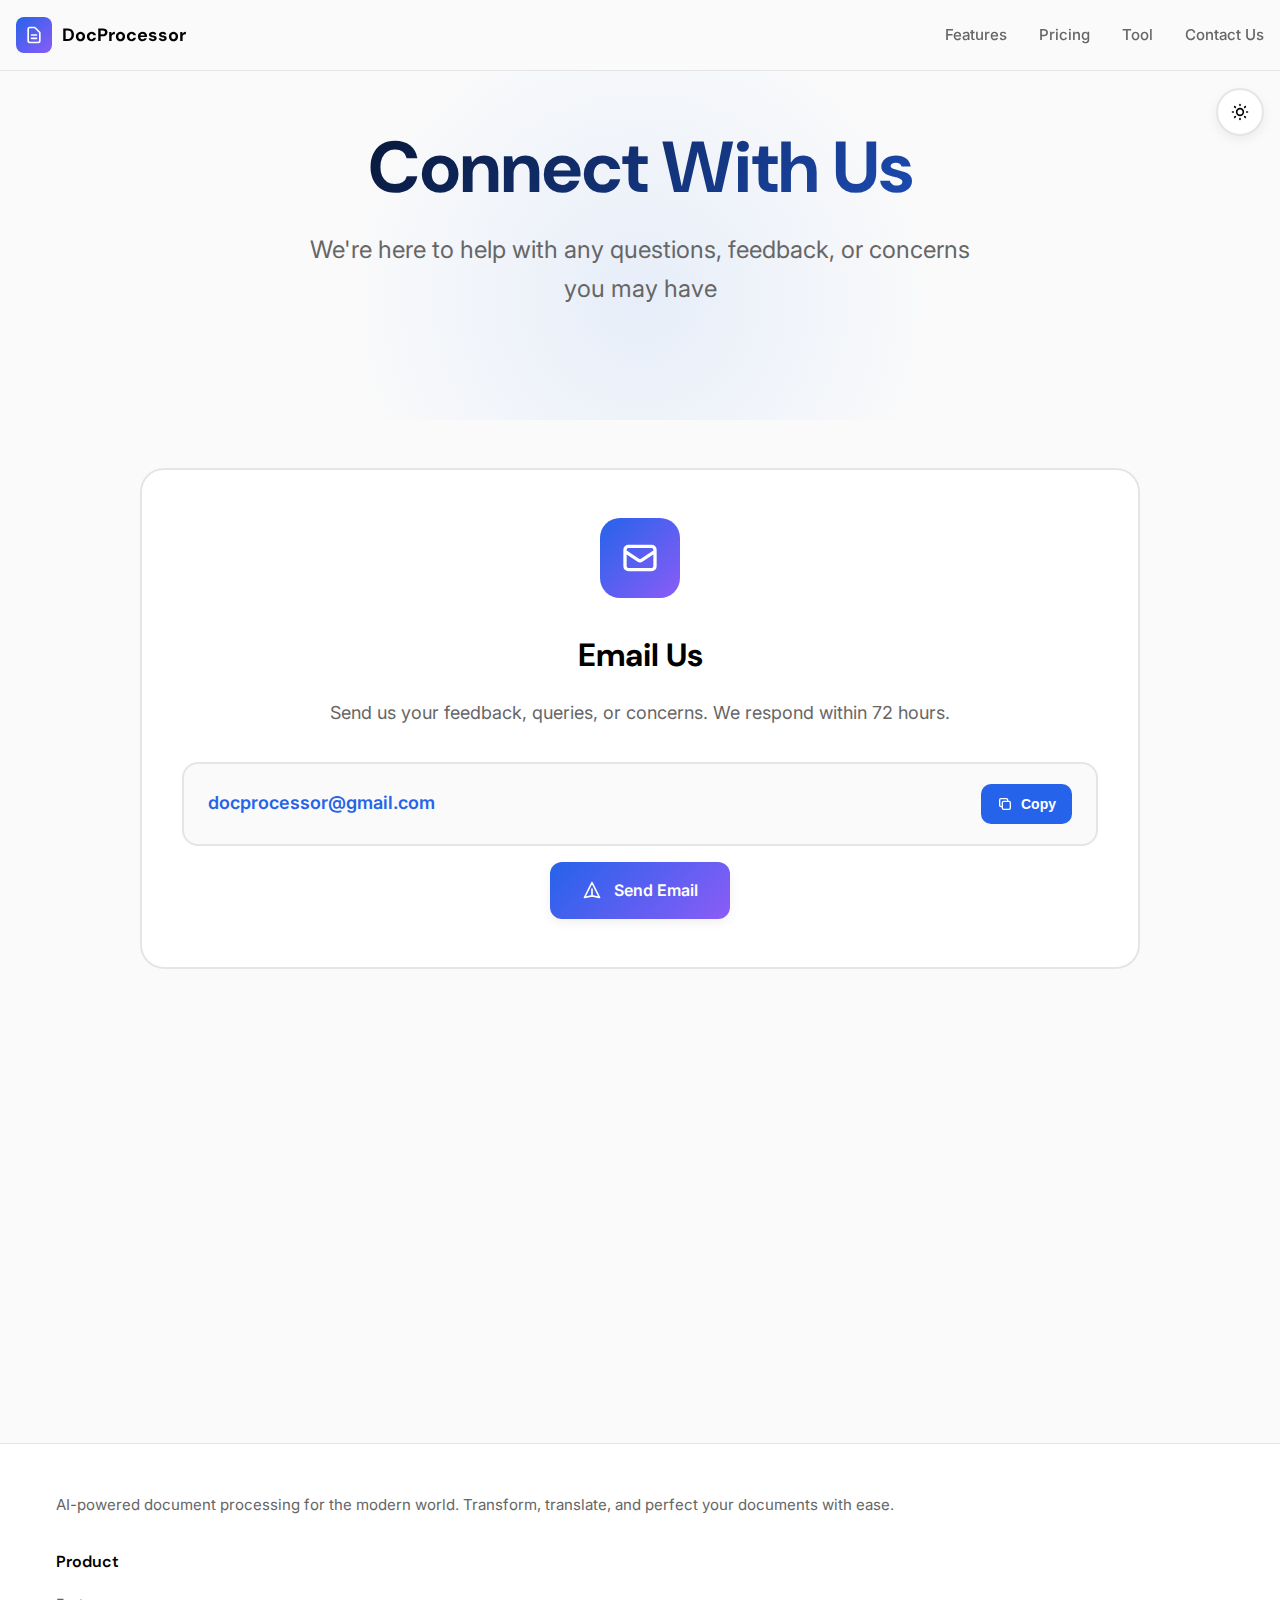
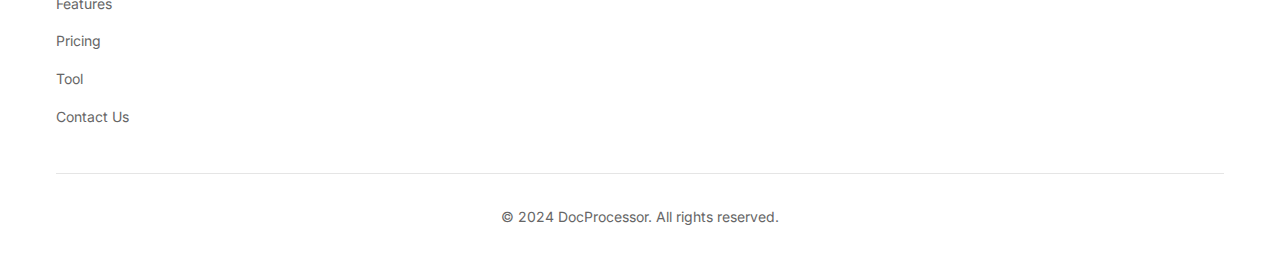
<file: AAS_CLONE/templates/contactus.html>
<!DOCTYPE html>
<html lang="en">
<head>
    <meta charset="UTF-8">
    <meta name="viewport" content="width=device-width, initial-scale=1.0">
    <title>Contact Us - Document Processor</title>
    <link rel="stylesheet" href="../static/css/contactus.css">
    <link rel="preconnect" href="https://fonts.googleapis.com">
    <link rel="preconnect" href="https://fonts.gstatic.com" crossorigin>
    <link href="https://fonts.googleapis.com/css2?family=Inter:wght@300;400;500;600;700&family=DM+Sans:wght@400;500;600;700&display=swap" rel="stylesheet">
</head>
<body>
    <header class="header">
        <div class="header-container">
            <a href="/" class="logo">
                <div class="logo-icon">
                    <svg fill="none" viewBox="0 0 24 24" stroke="currentColor" stroke-width="2">
                        <path stroke-linecap="round" stroke-linejoin="round" d="M9 12h6m-6 4h6m2 5H7a2 2 0 01-2-2V5a2 2 0 012-2h5.586a1 1 0 01.707.293l5.414 5.414a1 1 0 01.293.707V19a2 2 0 01-2 2z" />
                    </svg>
                </div>
                <span>DocProcessor</span>
            </a>

            <nav>
                <ul class="nav-menu" id="navMenu">
                    <li><a href="features" class="nav-link">Features</a></li>
                    <li><a href="pricing" class="nav-link">Pricing</a></li>
                    <li><a href="tool" class="nav-link">Tool</a></li>
                    <li><a href="contactus" class="nav-link">Contact Us</a></li>
                </ul>
            </nav>

            <button class="mobile-menu-btn" id="mobileMenuBtn" aria-label="Toggle menu">
                <svg class="menu-icon" fill="none" viewBox="0 0 24 24" stroke="currentColor">
                    <path stroke-linecap="round" stroke-linejoin="round" stroke-width="2" d="M4 6h16M4 12h16M4 18h16" />
                </svg>
            </button>
        </div>
    </header>

    <button class="theme-toggle" id="themeToggle" title="Toggle Theme">
        <svg class="moon-icon" fill="none" viewBox="0 0 24 24" stroke="currentColor">
            <path stroke-linecap="round" stroke-linejoin="round" stroke-width="2" d="M20.354 15.354A9 9 0 018.646 3.646 9.003 9.003 0 0012 21a9.003 9.003 0 008.354-5.646z" />
        </svg>
        <svg class="sun-icon" fill="none" viewBox="0 0 24 24" stroke="currentColor">
            <path stroke-linecap="round" stroke-linejoin="round" stroke-width="2" d="M12 3v1m0 16v1m9-9h-1M4 12H3m15.364 6.364l-.707-.707M6.343 6.343l-.707-.707m12.728 0l-.707.707M6.343 17.657l-.707.707M16 12a4 4 0 11-8 0 4 4 0 018 0z" />
        </svg>
    </button>

    <div class="container">
        <section class="hero">
            <h1>Connect With Us</h1>
            <p>We're here to help with any questions, feedback, or concerns you may have</p>
        </section>

        <section class="section">
            <div class="contact-grid">
                <div class="contact-card">
                    <div class="contact-icon">
                        <svg fill="none" viewBox="0 0 24 24" stroke="currentColor" stroke-width="2">
                            <path stroke-linecap="round" stroke-linejoin="round" d="M3 8l7.89 5.26a2 2 0 002.22 0L21 8M5 19h14a2 2 0 002-2V7a2 2 0 00-2-2H5a2 2 0 00-2 2v10a2 2 0 002 2z" />
                        </svg>
                    </div>
                    <h3>Email Us</h3>
                    <p>Send us your feedback, queries, or concerns. We respond within 72 hours.</p>
                    
                    <div class="email-display">
                        <span class="email-text" id="emailText">docprocessor@gmail.com</span>
                        <button class="copy-btn" id="copyBtn">
                            <svg fill="none" viewBox="0 0 24 24" stroke="currentColor" stroke-width="2">
                                <path stroke-linecap="round" stroke-linejoin="round" d="M8 16H6a2 2 0 01-2-2V6a2 2 0 012-2h8a2 2 0 012 2v2m-6 12h8a2 2 0 002-2v-8a2 2 0 00-2-2h-8a2 2 0 00-2 2v8a2 2 0 002 2z" />
                            </svg>
                            <span id="copyText">Copy</span>
                        </button>
                    </div>

                    <a href="mailto:docprocessor@gmail.com" class="mailto-btn">
                        <svg fill="none" viewBox="0 0 24 24" stroke="currentColor" stroke-width="2">
                            <path stroke-linecap="round" stroke-linejoin="round" d="M12 19l9 2-9-18-9 18 9-2zm0 0v-8" />
                        </svg>
                        Send Email
                    </a>
                </div>
            </div>

            <div class="info-cards">
                <div class="info-card">
                    <div class="info-icon">
                        <svg fill="none" viewBox="0 0 24 24" stroke="currentColor" stroke-width="2">
                            <path stroke-linecap="round" stroke-linejoin="round" d="M7 8h10M7 12h4m1 8l-4-4H5a2 2 0 01-2-2V6a2 2 0 012-2h14a2 2 0 012 2v8a2 2 0 01-2 2h-3l-4 4z" />
                        </svg>
                    </div>
                    <div class="info-content">
                        <h4>Share Your Feedback</h4>
                        <p>Your feedback helps us improve. Let us know about your experience, suggestions, or feature requests.</p>
                    </div>
                </div>

                <div class="info-card">
                    <div class="info-icon">
                        <svg fill="none" viewBox="0 0 24 24" stroke="currentColor" stroke-width="2">
                            <path stroke-linecap="round" stroke-linejoin="round" d="M8.228 9c.549-1.165 2.03-2 3.772-2 2.21 0 4 1.343 4 3 0 1.4-1.278 2.575-3.006 2.907-.542.104-.994.54-.994 1.093m0 3h.01M21 12a9 9 0 11-18 0 9 9 0 0118 0z" />
                        </svg>
                    </div>
                    <div class="info-content">
                        <h4>Ask Questions</h4>
                        <p>Have questions about our services, pricing, or features? We're happy to provide detailed answers.</p>
                    </div>
                </div>

                <div class="info-card">
                    <div class="info-icon">
                        <svg fill="none" viewBox="0 0 24 24" stroke="currentColor" stroke-width="2">
                            <path stroke-linecap="round" stroke-linejoin="round" d="M12 8v4l3 3m6-3a9 9 0 11-18 0 9 9 0 0118 0z" />
                        </svg>
                    </div>
                    <div class="info-content">
                        <h4>72 Hour Response</h4>
                        <p>We guarantee a response within 72 hours. For urgent matters, please mention "URGENT" in your subject line.</p>
                    </div>
                </div>
            </div>
        </section>
    </div>

    <footer class="footer">
        <div class="container">
            <p class="footer-tagline">AI-powered document processing for the modern world. Transform, translate, and perfect your documents with ease.</p>
            
            <div class="footer-content">
                <div class="footer-section">
                    <h4>Product</h4>
                    <ul>
                        <li><a href="features">Features</a></li>
                        <li><a href="pricing">Pricing</a></li>
                        <li><a href = "tool">Tool</a></li>
                        <li><a href="contactus">Contact Us</a></li>
                    </ul>
                </div>
            </div>

            <div class="footer-bottom">
                <p>&copy; 2024 DocProcessor. All rights reserved.</p>
            </div>
        </div>
    </footer>

    <script src="../static/js/contactus.js"></script>

</body>
</html>
</file>
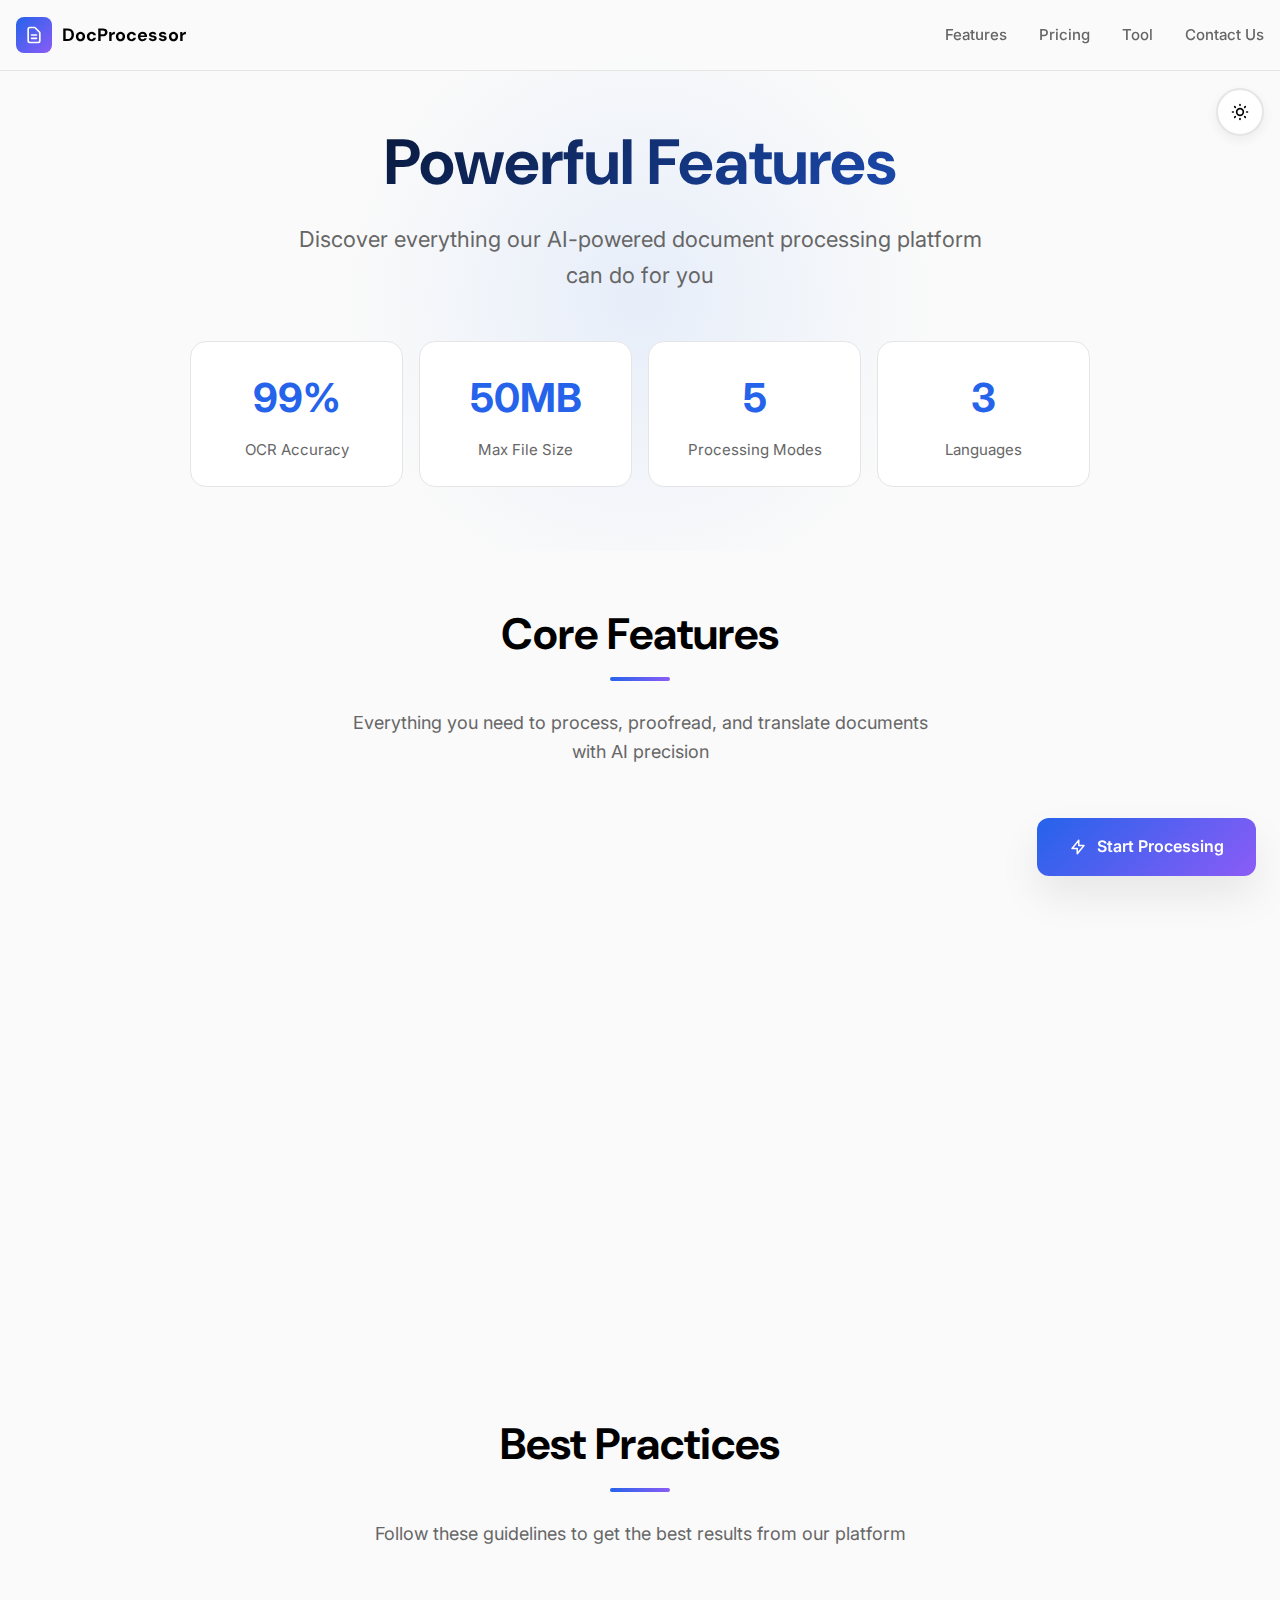
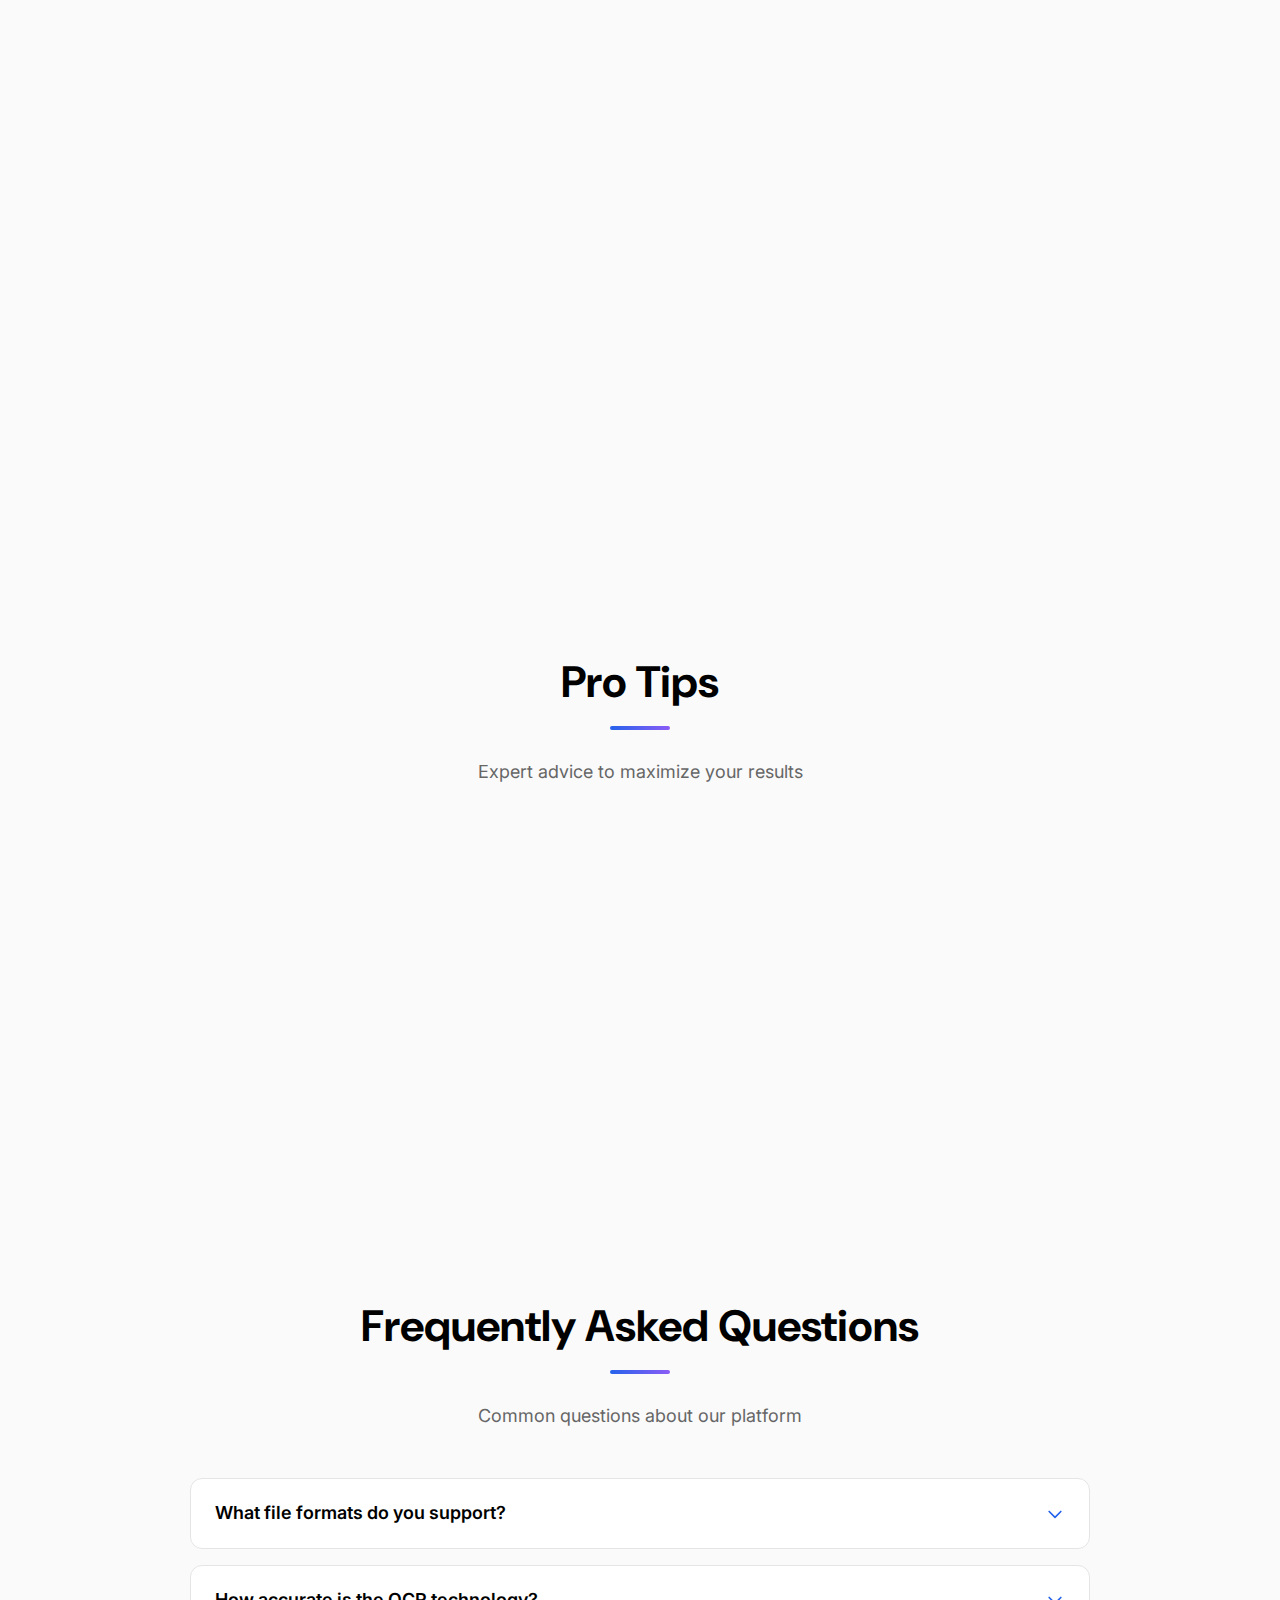
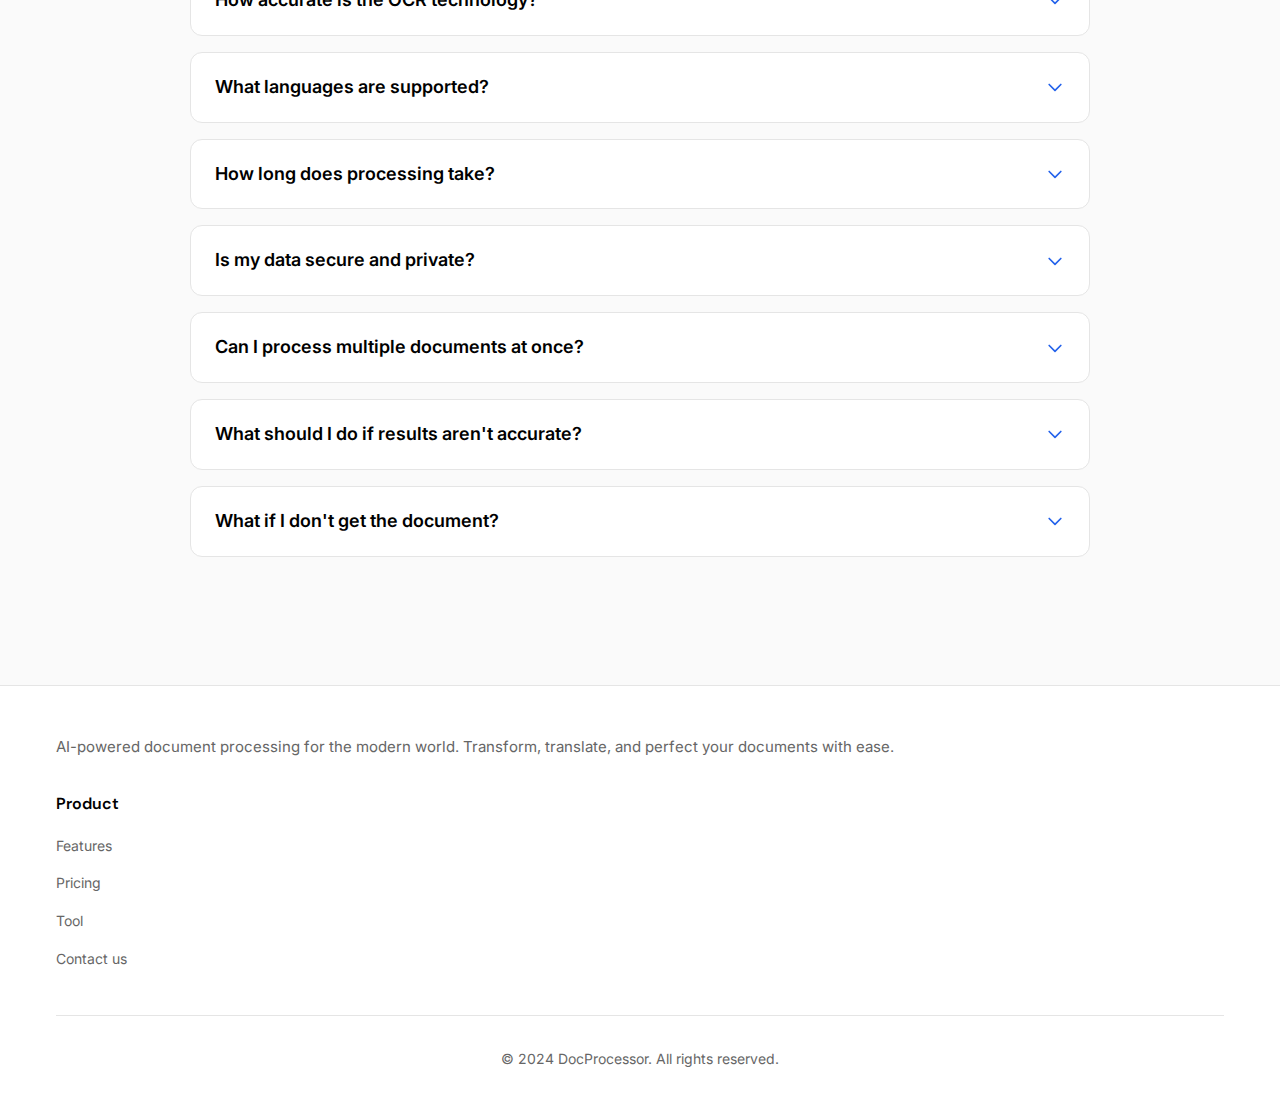
<file: AAS_CLONE/templates/feature.html>
<!DOCTYPE html>
<html lang="en">
<head>
    <meta charset="UTF-8">
    <meta name="viewport" content="width=device-width, initial-scale=1.0">
    <title>Features & Guidelines - Document Processor</title>
    <link rel="preconnect" href="https://fonts.googleapis.com">
    <link rel="preconnect" href="https://fonts.gstatic.com" crossorigin>
    <link href="https://fonts.googleapis.com/css2?family=Inter:wght@300;400;500;600;700&family=DM+Sans:wght@400;500;600;700&display=swap" rel="stylesheet">
    <style>
        * {
            margin: 0;
            padding: 0;
            box-sizing: border-box;
        }

        :root {
            --primary: #ffffff;
            --primary-light: #e5e5e5;
            --secondary: #1a1a1a;
            --accent-blue: #3b82f6;
            --accent-green: #10b981;
            --accent-purple: #a78bfa;
            --accent-amber: #fbbf24;
            --accent-red: #f87171;
            --gray: #a1a1aa;
            --gray-light: #71717a;
            --light: #ffffff;
            --border: #27272a;
            --background: #0a0a0a;
            --card-bg: #18181b;
            --shadow-sm: 0 1px 3px rgba(0,0,0,0.3);
            --shadow-md: 0 4px 12px rgba(0,0,0,0.4);
            --shadow-lg: 0 20px 40px rgba(0,0,0,0.5);
            --shadow-xl: 0 25px 50px rgba(0,0,0,0.6);
        }

        [data-theme="light"] {
            --primary: #000000;
            --primary-light: #1a1a1a;
            --secondary: #ffffff;
            --accent-blue: #2563eb;
            --accent-green: #10b981;
            --accent-purple: #8b5cf6;
            --accent-amber: #f59e0b;
            --accent-red: #ef4444;
            --gray: #666666;
            --gray-light: #999999;
            --border: #e5e5e5;
            --background: #fafafa;
            --card-bg: #ffffff;
            --shadow-sm: 0 1px 3px rgba(0,0,0,0.04);
            --shadow-md: 0 4px 12px rgba(0,0,0,0.06);
            --shadow-lg: 0 20px 40px rgba(0,0,0,0.08);
            --shadow-xl: 0 25px 50px rgba(0,0,0,0.12);
        }

        body {
            font-family: 'Inter', -apple-system, BlinkMacSystemFont, 'Segoe UI', sans-serif;
            background: var(--background);
            min-height: 100vh;
            color: var(--primary);
            line-height: 1.6;
            transition: background 0.3s ease, color 0.3s ease;
        }

        .header {
            position: fixed;
            top: 0;
            left: 0;
            right: 0;
            z-index: 100;
            background: rgba(10, 10, 10, 0.9);
            backdrop-filter: blur(12px);
            border-bottom: 1px solid var(--border);
        }

        [data-theme="light"] .header {
            background: rgba(250, 250, 250, 0.9);
        }

        .header-container {
            max-width: 1400px;
            margin: 0 auto;
            padding: 0 1rem;
            display: flex;
            align-items: center;
            justify-content: space-between;
            height: 70px;
        }

        .logo {
            display: flex;
            align-items: center;
            gap: 0.625rem;
            text-decoration: none;
            color: var(--primary);
            font-family: 'DM Sans', sans-serif;
            font-size: 1.125rem;
            font-weight: 700;
            z-index: 101;
        }

        .logo-icon {
            width: 36px;
            height: 36px;
            border-radius: 8px;
            background: linear-gradient(135deg, var(--accent-blue), var(--accent-purple));
            display: flex;
            align-items: center;
            justify-content: center;
        }

        .logo-icon svg {
            width: 20px;
            height: 20px;
            color: white;
        }

        .nav-menu {
            display: flex;
            align-items: center;
            gap: 2rem;
            list-style: none;
        }

        .nav-link {
            color: var(--gray);
            text-decoration: none;
            font-size: 0.9375rem;
            font-weight: 500;
            transition: color 0.2s ease;
        }

        .nav-link:hover {
            color: var(--primary);
        }

        .mobile-menu-btn {
            display: none;
            background: none;
            border: none;
            color: var(--primary);
            cursor: pointer;
            padding: 0.5rem;
            z-index: 101;
        }

        .mobile-menu-btn svg {
            width: 24px;
            height: 24px;
        }

        .container {
            max-width: 1200px;
            margin: 0 auto;
            padding: 0 1rem;
        }

        .theme-toggle {
            position: fixed;
            top: 5.5rem;
            right: 1rem;
            width: 48px;
            height: 48px;
            border-radius: 50%;
            background: var(--card-bg);
            border: 2px solid var(--border);
            color: var(--primary);
            cursor: pointer;
            display: flex;
            align-items: center;
            justify-content: center;
            box-shadow: var(--shadow-md);
            transition: all 0.3s ease;
            z-index: 99;
        }

        .theme-toggle:hover {
            transform: scale(1.1);
            border-color: var(--accent-blue);
        }

        .theme-toggle svg {
            width: 20px;
            height: 20px;
        }

        .theme-toggle .sun-icon { display: none; }
        [data-theme="light"] .theme-toggle .moon-icon { display: none; }
        [data-theme="light"] .theme-toggle .sun-icon { display: block; }

        .hero {
            padding: 8rem 0 4rem;
            text-align: center;
            position: relative;
            overflow: hidden;
        }

        .hero::before {
            content: '';
            position: absolute;
            top: 0;
            left: 50%;
            transform: translateX(-50%);
            width: 600px;
            height: 600px;
            background: radial-gradient(circle, rgba(59, 130, 246, 0.1) 0%, transparent 70%);
            animation: pulse 4s ease-in-out infinite;
        }

        .hero > * { 
            position: relative; 
            z-index: 1; 
        }

        .hero h1 {
            font-family: 'DM Sans', sans-serif;
            font-size: clamp(2rem, 5vw, 4rem);
            font-weight: 700;
            margin-bottom: 1.5rem;
            line-height: 1.1;
            background: linear-gradient(135deg, var(--primary) 0%, var(--accent-blue) 100%);
            -webkit-background-clip: text;
            -webkit-text-fill-color: transparent;
            background-clip: text;
        }

        .hero p {
            font-size: clamp(1rem, 2vw, 1.375rem);
            color: var(--gray);
            max-width: 700px;
            margin: 0 auto 3rem;
        }

        .stats-grid {
            display: grid;
            grid-template-columns: repeat(auto-fit, minmax(140px, 1fr));
            gap: 1rem;
            max-width: 900px;
            margin: 0 auto;
        }

        .stat-card {
            background: var(--card-bg);
            padding: 1.5rem;
            border-radius: 16px;
            border: 1px solid var(--border);
            transition: all 0.3s ease;
        }

        .stat-card:hover {
            transform: translateY(-4px);
            box-shadow: var(--shadow-lg);
            border-color: var(--accent-blue);
        }

        .stat-number {
            font-size: clamp(1.75rem, 4vw, 2.5rem);
            font-weight: 700;
            color: var(--accent-blue);
            margin-bottom: 0.5rem;
        }

        .stat-label {
            color: var(--gray);
            font-size: clamp(0.8125rem, 2vw, 0.9375rem);
        }

        .section {
            padding: 3rem 0;
        }

        .section-header {
            text-align: center;
            margin-bottom: 3rem;
        }

        .section-title {
            font-family: 'DM Sans', sans-serif;
            font-size: clamp(1.75rem, 4vw, 2.75rem);
            font-weight: 700;
            margin-bottom: 1rem;
            position: relative;
            display: inline-block;
        }

        .section-title::after {
            content: '';
            position: absolute;
            bottom: -12px;
            left: 50%;
            transform: translateX(-50%);
            width: 60px;
            height: 4px;
            background: linear-gradient(90deg, var(--accent-blue), var(--accent-purple));
            border-radius: 2px;
        }

        .section-subtitle {
            font-size: clamp(0.9375rem, 2vw, 1.125rem);
            color: var(--gray);
            max-width: 600px;
            margin: 1.5rem auto 0;
        }

        .features-grid {
            display: grid;
            grid-template-columns: repeat(auto-fit, minmax(280px, 1fr));
            gap: 1.5rem;
            margin-bottom: 3rem;
        }

        .feature-card {
            background: var(--card-bg);
            padding: 2rem;
            border-radius: 20px;
            border: 1px solid var(--border);
            transition: all 0.3s ease;
        }

        .feature-card:hover {
            transform: translateY(-8px);
            box-shadow: var(--shadow-xl);
            border-color: var(--accent-blue);
        }

        .feature-icon {
            width: 56px;
            height: 56px;
            border-radius: 12px;
            background: var(--accent-blue);
            display: flex;
            align-items: center;
            justify-content: center;
            margin-bottom: 1.5rem;
            color: var(--light);
        }

        .feature-card:nth-child(2) .feature-icon { background: var(--accent-purple); }
        .feature-card:nth-child(3) .feature-icon { background: var(--accent-green); }

        .feature-icon svg {
            width: 28px;
            height: 28px;
        }

        .feature-card h3 {
            font-family: 'DM Sans', sans-serif;
            font-size: clamp(1.25rem, 3vw, 1.5rem);
            font-weight: 600;
            margin-bottom: 1rem;
        }

        .feature-card p {
            color: var(--gray);
            line-height: 1.7;
            margin-bottom: 1.5rem;
            font-size: 0.9375rem;
        }

        .feature-list {
            list-style: none;
            padding: 0;
        }

        .feature-list li {
            padding: 0.625rem 0;
            color: var(--gray-light);
            display: flex;
            align-items: flex-start;
            gap: 0.75rem;
            font-size: 0.875rem;
        }

        .feature-list li svg {
            width: 18px;
            height: 18px;
            color: var(--accent-green);
            flex-shrink: 0;
            margin-top: 2px;
        }

        .dos-donts-grid {
            display: grid;
            grid-template-columns: repeat(auto-fit, minmax(280px, 1fr));
            gap: 1.5rem;
        }

        .dos-donts-card {
            background: var(--card-bg);
            padding: 2rem;
            border-radius: 20px;
            border: 2px solid var(--border);
            transition: all 0.3s ease;
        }

        .dos-donts-card.dos {
            border-color: var(--accent-green);
        }

        .dos-donts-card.donts {
            border-color: var(--accent-red);
        }

        .dos-donts-card:hover {
            transform: translateY(-4px);
            box-shadow: var(--shadow-lg);
        }

        .dos-donts-header {
            display: flex;
            align-items: center;
            gap: 1rem;
            margin-bottom: 1.5rem;
        }

        .dos-donts-icon {
            width: 40px;
            height: 40px;
            border-radius: 10px;
            display: flex;
            align-items: center;
            justify-content: center;
            color: var(--light);
            flex-shrink: 0;
        }

        .dos .dos-donts-icon { background: var(--accent-green); }
        .donts .dos-donts-icon { background: var(--accent-red); }

        .dos-donts-icon svg {
            width: 20px;
            height: 20px;
        }

        .dos-donts-header h3 {
            font-family: 'DM Sans', sans-serif;
            font-size: clamp(1.25rem, 3vw, 1.75rem);
            font-weight: 600;
        }

        .dos-donts-list {
            list-style: none;
            padding: 0;
        }

        .dos-donts-list li {
            padding: 0.875rem 0;
            border-bottom: 1px solid var(--border);
            display: flex;
            align-items: flex-start;
            gap: 0.875rem;
        }

        .dos-donts-list li:last-child {
            border-bottom: none;
        }

        .dos-donts-list li svg {
            width: 20px;
            height: 20px;
            flex-shrink: 0;
            margin-top: 2px;
        }

        .dos-donts-list.dos li svg {
            color: var(--accent-green);
        }

        .dos-donts-list.donts li svg {
            color: var(--accent-red);
        }

        .dos-donts-list li span {
            color: var(--gray-light);
            line-height: 1.6;
            font-size: 0.9375rem;
        }

        .tips-grid {
            display: grid;
            grid-template-columns: repeat(auto-fit, minmax(280px, 1fr));
            gap: 1.5rem;
        }

        .tip-card {
            background: var(--card-bg);
            padding: 1.5rem;
            border-radius: 16px;
            border: 1px solid var(--border);
            display: flex;
            gap: 1rem;
            transition: all 0.3s ease;
        }

        .tip-card:hover {
            transform: translateY(-4px);
            box-shadow: var(--shadow-md);
            border-color: var(--accent-amber);
        }

        .tip-icon {
            width: 40px;
            height: 40px;
            border-radius: 10px;
            background: var(--accent-amber);
            display: flex;
            align-items: center;
            justify-content: center;
            color: var(--secondary);
            flex-shrink: 0;
        }

        .tip-icon svg {
            width: 20px;
            height: 20px;
        }

        .tip-content h4 {
            font-weight: 600;
            margin-bottom: 0.5rem;
            font-size: clamp(1rem, 2vw, 1.125rem);
        }

        .tip-content p {
            color: var(--gray);
            font-size: 0.875rem;
            line-height: 1.6;
        }

        .faq-list {
            max-width: 900px;
            margin: 0 auto;
        }

        .faq-item {
            background: var(--card-bg);
            border: 1px solid var(--border);
            border-radius: 12px;
            margin-bottom: 1rem;
            overflow: hidden;
            transition: all 0.3s ease;
        }

        .faq-item.active {
            border-color: var(--accent-blue);
            box-shadow: var(--shadow-md);
        }

        .faq-question {
            padding: 1.25rem 1.5rem;
            cursor: pointer;
            display: flex;
            justify-content: space-between;
            align-items: center;
            gap: 1rem;
            font-weight: 600;
            font-size: clamp(0.9375rem, 2vw, 1.125rem);
        }

        .faq-question:hover {
            background: var(--background);
        }

        .faq-icon {
            width: 20px;
            height: 20px;
            color: var(--accent-blue);
            transition: transform 0.3s ease;
            flex-shrink: 0;
        }

        .faq-item.active .faq-icon {
            transform: rotate(180deg);
        }

        .faq-answer {
            max-height: 0;
            overflow: hidden;
            transition: max-height 0.4s ease, padding 0.4s ease;
        }

        .faq-item.active .faq-answer {
            max-height: 500px;
            padding: 0 1.5rem 1.25rem;
        }

        .faq-answer p {
            color: var(--gray);
            line-height: 1.7;
            font-size: 0.9375rem;
        }

        .floating-cta {
            position: fixed;
            bottom: 1.5rem;
            right: 1.5rem;
            z-index: 98;
        }

        .btn {
            padding: 1rem 2rem;
            border: none;
            border-radius: 12px;
            font-size: 1rem;
            font-weight: 600;
            cursor: pointer;
            transition: all 0.3s ease;
            display: inline-flex;
            align-items: center;
            gap: 0.625rem;
            text-decoration: none;
            font-family: 'Inter', sans-serif;
            background: linear-gradient(135deg, var(--accent-blue), var(--accent-purple));
            color: var(--light);
            box-shadow: var(--shadow-lg);
            white-space: nowrap;
        }

        .btn:hover {
            transform: translateY(-2px) scale(1.02);
            box-shadow: var(--shadow-xl);
        }

        .btn svg {
            width: 18px;
            height: 18px;
        }

        .footer {
            background: var(--card-bg);
            border-top: 1px solid var(--border);
            padding: 3rem 0 2rem;
            margin-top: 4rem;
        }

        .footer-content {
            display: grid;
            grid-template-columns: repeat(auto-fit, minmax(200px, 1fr));
            gap: 2rem;
            margin-bottom: 2rem;
        }

        .footer-tagline {
            color: var(--gray);
            line-height: 1.7;
            margin-bottom: 2rem;
            font-size: 0.9375rem;
            grid-column: 1 / -1;
        }

        .footer-section h4 {
            font-family: 'DM Sans', sans-serif;
            font-size: 1rem;
            font-weight: 600;
            margin-bottom: 1rem;
        }

        .footer-section ul {
            list-style: none;
            padding: 0;
        }

        .footer-section ul li {
            margin-bottom: 0.75rem;
        }

        .footer-section ul li a {
            color: var(--gray);
            text-decoration: none;
            font-size: 0.875rem;
            transition: all 0.2s ease;
        }

        .footer-section ul li a:hover {
            color: var(--accent-blue);
        }

        .footer-bottom {
            padding-top: 2rem;
            border-top: 1px solid var(--border);
            text-align: center;
        }

        .footer-bottom p {
            color: var(--gray);
            font-size: 0.875rem;
        }

        @keyframes pulse {
            0%, 100% { opacity: 1; }
            50% { opacity: 0.5; }
        }

        /* Mobile Optimizations */
        @media (max-width: 768px) {
            .nav-menu {
                position: fixed;
                top: 70px;
                left: 0;
                right: 0;
                background: var(--card-bg);
                flex-direction: column;
                padding: 1.5rem;
                gap: 1rem;
                border-bottom: 1px solid var(--border);
                box-shadow: var(--shadow-lg);
                transform: translateY(-100%);
                opacity: 0;
                transition: transform 0.3s ease, opacity 0.3s ease;
                pointer-events: none;
            }

            .nav-menu.active {
                transform: translateY(0);
                opacity: 1;
                pointer-events: all;
            }

            .mobile-menu-btn {
                display: block;
            }

            .hero {
                padding: 6rem 0 3rem;
            }

            .section {
                padding: 2rem 0;
            }

            .section-header {
                margin-bottom: 2rem;
            }

            .stats-grid {
                grid-template-columns: repeat(2, 1fr);
                gap: 0.75rem;
            }

            .features-grid,
            .dos-donts-grid,
            .tips-grid {
                grid-template-columns: 1fr;
                gap: 1rem;
            }

            .feature-card,
            .dos-donts-card {
                padding: 1.5rem;
            }

            .tip-card {
                flex-direction: column;
                text-align: center;
                align-items: center;
            }

            .theme-toggle {
                top: 4.5rem;
                width: 44px;
                height: 44px;
            }

            .floating-cta {
                bottom: 1rem;
                right: 1rem;
                left: 1rem;
            }

            .btn {
                width: 100%;
                justify-content: center;
                padding: 0.875rem 1.5rem;
            }

            .footer-content {
                grid-template-columns: 1fr;
                gap: 1.5rem;
            }
        }

        @media (max-width: 480px) {
            .header-container {
                padding: 0 0.75rem;
            }

            .container {
                padding: 0 0.75rem;
            }

            .logo {
                font-size: 1rem;
            }

            .logo-icon {
                width: 32px;
                height: 32px;
            }

            .stats-grid {
                grid-template-columns: 1fr;
            }

            .stat-card {
                padding: 1.25rem;
            }
        }
    </style>
</head>
<body>
    <header class="header">
        <div class="header-container">
            <a href="/" class="logo">
                <div class="logo-icon">
                    <svg fill="none" viewBox="0 0 24 24" stroke="currentColor" stroke-width="2">
                        <path stroke-linecap="round" stroke-linejoin="round" d="M9 12h6m-6 4h6m2 5H7a2 2 0 01-2-2V5a2 2 0 012-2h5.586a1 1 0 01.707.293l5.414 5.414a1 1 0 01.293.707V19a2 2 0 01-2 2z" />
                    </svg>
                </div>
                <span>DocProcessor</span>
            </a>

            <nav>
                <ul class="nav-menu" id="navMenu">
                    <li><a href="features" class="nav-link">Features</a></li>
                    <li><a href="pricing" class="nav-link">Pricing</a></li>
                    <li><a href="tool" class="nav-link">Tool</a></li>
                    <li><a href="contactus"class = "nav-link">Contact Us</a></li>
                </ul>
            </nav>

            <button class="mobile-menu-btn" id="mobileMenuBtn" aria-label="Toggle menu">
                <svg class="menu-icon" fill="none" viewBox="0 0 24 24" stroke="currentColor">
                    <path stroke-linecap="round" stroke-linejoin="round" stroke-width="2" d="M4 6h16M4 12h16M4 18h16" />
                </svg>
            </button>
        </div>
    </header>

    <button class="theme-toggle" id="themeToggle" title="Toggle Theme">
        <svg class="moon-icon" fill="none" viewBox="0 0 24 24" stroke="currentColor">
            <path stroke-linecap="round" stroke-linejoin="round" stroke-width="2" d="M20.354 15.354A9 9 0 018.646 3.646 9.003 9.003 0 0012 21a9.003 9.003 0 008.354-5.646z" />
        </svg>
        <svg class="sun-icon" fill="none" viewBox="0 0 24 24" stroke="currentColor">
            <path stroke-linecap="round" stroke-linejoin="round" stroke-width="2" d="M12 3v1m0 16v1m9-9h-1M4 12H3m15.364 6.364l-.707-.707M6.343 6.343l-.707-.707m12.728 0l-.707.707M6.343 17.657l-.707.707M16 12a4 4 0 11-8 0 4 4 0 018 0z" />
        </svg>
    </button>

    <div class="floating-cta">
        <a href="/tool" class="btn">
            <svg fill="none" viewBox="0 0 24 24" stroke="currentColor">
                <path stroke-linecap="round" stroke-linejoin="round" stroke-width="2" d="M13 10V3L4 14h7v7l9-11h-7z" />
            </svg>
            <span>Start Processing</span>
        </a>
    </div>

    <div class="container">
        <section class="hero">
            <h1>Powerful Features</h1>
            <p>Discover everything our AI-powered document processing platform can do for you</p>
            
            <div class="stats-grid">
                <div class="stat-card">
                    <div class="stat-number">99%</div>
                    <div class="stat-label">OCR Accuracy</div>
                </div>
                <div class="stat-card">
                    <div class="stat-number">50MB</div>
                    <div class="stat-label">Max File Size</div>
                </div>
                <div class="stat-card">
                    <div class="stat-number">5</div>
                    <div class="stat-label">Processing Modes</div>
                </div>
                <div class="stat-card">
                    <div class="stat-number">3</div>
                    <div class="stat-label">Languages</div>
                </div>
            </div>
        </section>

        <section class="section">
            <div class="section-header">
                <h2 class="section-title">Core Features</h2>
                <p class="section-subtitle">Everything you need to process, proofread, and translate documents with AI precision</p>
            </div>

            <div class="features-grid">
                <div class="feature-card">
                    <div class="feature-icon">
                        <svg fill="none" viewBox="0 0 24 24" stroke="currentColor">
                            <path stroke-linecap="round" stroke-linejoin="round" stroke-width="2" d="M3 9a2 2 0 012-2h.93a2 2 0 001.664-.89l.812-1.22A2 2 0 0110.07 4h3.86a2 2 0 011.664.89l.812 1.22A2 2 0 0018.07 7H19a2 2 0 012 2v9a2 2 0 01-2 2H5a2 2 0 01-2-2V9z" />
                            <path stroke-linecap="round" stroke-linejoin="round" stroke-width="2" d="M15 13a3 3 0 11-6 0 3 3 0 016 0z" />
                        </svg>
                    </div>
                    <h3>Advanced OCR</h3>
                    <p>Extract text from PDF images with industry-leading accuracy using state-of-the-art AI models.</p>
                    <ul class="feature-list">
                        <li>
                            <svg fill="none" viewBox="0 0 24 24" stroke="currentColor">
                                <path stroke-linecap="round" stroke-linejoin="round" stroke-width="2" d="M5 13l4 4L19 7" />
                            </svg>
                            <span>Multi-language support (Hindi, Gujarati, English)</span>
                        </li>
                        <li>
                            <svg fill="none" viewBox="0 0 24 24" stroke="currentColor">
                                <path stroke-linecap="round" stroke-linejoin="round" stroke-width="2" d="M5 13l4 4L19 7" />
                            </svg>
                            <span>Handles complex layouts and fonts</span>
                        </li>
                        <li>
                            <svg fill="none" viewBox="0 0 24 24" stroke="currentColor">
                                <path stroke-linecap="round" stroke-linejoin="round" stroke-width="2" d="M5 13l4 4L19 7" />
                            </svg>
                            <span>Preserves document formatting</span>
                        </li>
                    </ul>
                </div>

                <div class="feature-card">
                    <div class="feature-icon">
                        <svg fill="none" viewBox="0 0 24 24" stroke="currentColor">
                            <path stroke-linecap="round" stroke-linejoin="round" stroke-width="2" d="M3 5h12M9 3v2m1.048 9.5A18.022 18.022 0 016.412 9m6.088 9h7M11 21l5-10 5 10M12.751 5C11.783 10.77 8.07 15.61 3 18.129" />
                        </svg>
                    </div>
                    <h3>Smart Translation</h3>
                    <p>Professional-grade document translation that understands context and cultural nuances.</p>
                    <ul class="feature-list">
                        <li>
                            <svg fill="none" viewBox="0 0 24 24" stroke="currentColor">
                                <path stroke-linecap="round" stroke-linejoin="round" stroke-width="2" d="M5 13l4 4L19 7" />
                            </svg>
                            <span>Natural, fluent translations</span>
                        </li>
                        <li>
                            <svg fill="none" viewBox="0 0 24 24" stroke="currentColor">
                                <path stroke-linecap="round" stroke-linejoin="round" stroke-width="2" d="M5 13l4 4L19 7" />
                            </svg>
                            <span>Preserves technical terminology</span>
                        </li>
                        <li>
                            <svg fill="none" viewBox="0 0 24 24" stroke="currentColor">
                                <path stroke-linecap="round" stroke-linejoin="round" stroke-width="2" d="M5 13l4 4L19 7" />
                            </svg>
                            <span>Multiple language pairs</span>
                        </li>
                    </ul>
                </div>

                <div class="feature-card">
                    <div class="feature-icon">
                        <svg fill="none" viewBox="0 0 24 24" stroke="currentColor">
                            <path stroke-linecap="round" stroke-linejoin="round" stroke-width="2" d="M11 5H6a2 2 0 00-2 2v11a2 2 0 002 2h11a2 2 0 002-2v-5m-1.414-9.414a2 2 0 112.828 2.828L11.828 15H9v-2.828l8.586-8.586z" />
                        </svg>
                    </div>
                    <h3>AI Powered</h3>
                    <p>Leverage AI to instantly detect grammar and corrections to ensure your writing is consistent.</p>
                    <ul class="feature-list">
                        <li>
                            <svg fill="none" viewBox="0 0 24 24" stroke="currentColor">
                                <path stroke-linecap="round" stroke-linejoin="round" stroke-width="2" d="M5 13l4 4L19 7" />
                            </svg>
                            <span>Proofread Documents</span>
                        </li>
                        <li>
                            <svg fill="none" viewBox="0 0 24 24" stroke="currentColor">
                                <path stroke-linecap="round" stroke-linejoin="round" stroke-width="2" d="M5 13l4 4L19 7" />
                            </svg>
                            <span>Style and tone optimization</span>
                        </li>
                        <li>
                            <svg fill="none" viewBox="0 0 24 24" stroke="currentColor">
                                <path stroke-linecap="round" stroke-linejoin="round" stroke-width="2" d="M5 13l4 4L19 7" />
                            </svg>
                            <span>Context-aware edits</span>
                        </li>
                    </ul>
                </div>
            </div>
        </section>

        <section class="section">
            <div class="section-header">
                <h2 class="section-title">Best Practices</h2>
                <p class="section-subtitle">Follow these guidelines to get the best results from our platform</p>
            </div>

            <div class="dos-donts-grid">
                <div class="dos-donts-card dos">
                    <div class="dos-donts-header">
                        <div class="dos-donts-icon">
                            <svg fill="none" viewBox="0 0 24 24" stroke="currentColor">
                                <path stroke-linecap="round" stroke-linejoin="round" stroke-width="2" d="M5 13l4 4L19 7" />
                            </svg>
                        </div>
                        <h3>Do's</h3>
                    </div>
                    <ul class="dos-donts-list dos">
                        <li>
                            <svg fill="none" viewBox="0 0 24 24" stroke="currentColor">
                                <path stroke-linecap="round" stroke-linejoin="round" stroke-width="2" d="M9 12l2 2 4-4m6 2a9 9 0 11-18 0 9 9 0 0118 0z" />
                            </svg>
                            <span>Use high-quality scanned PDFs with clear, legible text for best OCR accuracy</span>
                        </li>
                        <li>
                            <svg fill="none" viewBox="0 0 24 24" stroke="currentColor">
                                <path stroke-linecap="round" stroke-linejoin="round" stroke-width="2" d="M9 12l2 2 4-4m6 2a9 9 0 11-18 0 9 9 0 0118 0z" />
                            </svg>
                            <span>Ensure proper document orientation before uploading</span>
                        </li>
                        <li>
                            <svg fill="none" viewBox="0 0 24 24" stroke="currentColor">
                                <path stroke-linecap="round" stroke-linejoin="round" stroke-width="2" d="M9 12l2 2 4-4m6 2a9 9 0 11-18 0 9 9 0 0118 0z" />
                            </svg>
                            <span>Select the correct source language for translation and proofreading</span>
                        </li>
                        <li>
                            <svg fill="none" viewBox="0 0 24 24" stroke="currentColor">
                                <path stroke-linecap="round" stroke-linejoin="round" stroke-width="2" d="M9 12l2 2 4-4m6 2a9 9 0 11-18 0 9 9 0 0118 0z" />
                            </svg>
                            <span>Use standard fonts and formatting for better recognition</span>
                        </li>
                        <li>
                            <svg fill="none" viewBox="0 0 24 24" stroke="currentColor">
                                <path stroke-linecap="round" stroke-linejoin="round" stroke-width="2" d="M9 12l2 2 4-4m6 2a9 9 0 11-18 0 9 9 0 0118 0z" />
                            </svg>
                            <span>Review the output for critical documents</span>
                        </li>
                        <li>
                            <svg fill="none" viewBox="0 0 24 24" stroke="currentColor">
                                <path stroke-linecap="round" stroke-linejoin="round" stroke-width="2" d="M9 12l2 2 4-4m6 2a9 9 0 11-18 0 9 9 0 0118 0z" />
                            </svg>
                            <span>Keep file sizes under 50MB for optimal processing speed</span>
                        </li>
                        <li>
                            <svg fill="none" viewBox="0 0 24 24" stroke="currentColor">
                                <path stroke-linecap="round" stroke-linejoin="round" stroke-width="2" d="M9 12l2 2 4-4m6 2a9 9 0 11-18 0 9 9 0 0118 0z" />
                            </svg>
                            <span>Download your processed files immediately after completion</span>
                        </li>
                    </ul>
                </div>

                <div class="dos-donts-card donts">
                    <div class="dos-donts-header">
                        <div class="dos-donts-icon">
                            <svg fill="none" viewBox="0 0 24 24" stroke="currentColor">
                                <path stroke-linecap="round" stroke-linejoin="round" stroke-width="2" d="M6 18L18 6M6 6l12 12" />
                            </svg>
                        </div>
                        <h3>Don'ts</h3>
                    </div>
                    <ul class="dos-donts-list donts">
                        <li>
                            <svg fill="none" viewBox="0 0 24 24" stroke="currentColor">
                                <path stroke-linecap="round" stroke-linejoin="round" stroke-width="2" d="M10 14l2-2m0 0l2-2m-2 2l-2-2m2 2l2 2m7-2a9 9 0 11-18 0 9 9 0 0118 0z" />
                            </svg>
                            <span>Don't upload password-protected or encrypted PDFs</span>
                        </li>
                        <li>
                            <svg fill="none" viewBox="0 0 24 24" stroke="currentColor">
                                <path stroke-linecap="round" stroke-linejoin="round" stroke-width="2" d="M10 14l2-2m0 0l2-2m-2 2l-2-2m2 2l2 2m7-2a9 9 0 11-18 0 9 9 0 0118 0z" />
                            </svg>
                            <span>Avoid uploading poor quality scans with blurry or faded text</span>
                        </li>
                        <li>
                            <svg fill="none" viewBox="0 0 24 24" stroke="currentColor">
                                <path stroke-linecap="round" stroke-linejoin="round" stroke-width="2" d="M10 14l2-2m0 0l2-2m-2 2l-2-2m2 2l2 2m7-2a9 9 0 11-18 0 9 9 0 0118 0z" />
                            </svg>
                            <span>Don't expect perfect results with heavily stylized fonts</span>
                        </li>
                        <li>
                            <svg fill="none" viewBox="0 0 24 24" stroke="currentColor">
                                <path stroke-linecap="round" stroke-linejoin="round" stroke-width="2" d="M10 14l2-2m0 0l2-2m-2 2l-2-2m2 2l2 2m7-2a9 9 0 11-18 0 9 9 0 0118 0z" />
                            </svg>
                            <span>Avoid mixing multiple languages in a single document</span>
                        </li>
                        <li>
                            <svg fill="none" viewBox="0 0 24 24" stroke="currentColor">
                                <path stroke-linecap="round" stroke-linejoin="round" stroke-width="2" d="M10 14l2-2m0 0l2-2m-2 2l-2-2m2 2l2 2m7-2a9 9 0 11-18 0 9 9 0 0118 0z" />
                            </svg>
                            <span>Don't upload documents with sensitive information without consideration</span>
                        </li>
                        <li>
                            <svg fill="none" viewBox="0 0 24 24" stroke="currentColor">
                                <path stroke-linecap="round" stroke-linejoin="round" stroke-width="2" d="M10 14l2-2m0 0l2-2m-2 2l-2-2m2 2l2 2m7-2a9 9 0 11-18 0 9 9 0 0118 0z" />
                            </svg>
                            <span>Avoid refreshing or closing the page during processing</span>
                        </li>
                        <li>
                            <svg fill="none" viewBox="0 0 24 24" stroke="currentColor">
                                <path stroke-linecap="round" stroke-linejoin="round" stroke-width="2" d="M10 14l2-2m0 0l2-2m-2 2l-2-2m2 2l2 2m7-2a9 9 0 11-18 0 9 9 0 0118 0z" />
                            </svg>
                            <span>Don't upload files exceeding the 50MB size limit</span>
                        </li>
                    </ul>
                </div>
            </div>
        </section>

        <section class="section">
            <div class="section-header">
                <h2 class="section-title">Pro Tips</h2>
                <p class="section-subtitle">Expert advice to maximize your results</p>
            </div>

            <div class="tips-grid">
                <div class="tip-card">
                    <div class="tip-icon">
                        <svg fill="none" viewBox="0 0 24 24" stroke="currentColor">
                            <path stroke-linecap="round" stroke-linejoin="round" stroke-width="2" d="M9.663 17h4.673M12 3v1m6.364 1.636l-.707.707M21 12h-1M4 12H3m3.343-5.657l-.707-.707m2.828 9.9a5 5 0 117.072 0l-.548.547A3.374 3.374 0 0014 18.469V19a2 2 0 11-4 0v-.531c0-.895-.356-1.754-.988-2.386l-.548-.547z" />
                        </svg>
                    </div>
                    <div class="tip-content">
                        <h4>Scan at 300 DPI or Higher</h4>
                        <p>For physical documents, scanning at 300 DPI or higher ensures maximum OCR accuracy.</p>
                    </div>
                </div>

                <div class="tip-card">
                    <div class="tip-icon">
                        <svg fill="none" viewBox="0 0 24 24" stroke="currentColor">
                            <path stroke-linecap="round" stroke-linejoin="round" stroke-width="2" d="M7 21a4 4 0 01-4-4V5a2 2 0 012-2h4a2 2 0 012 2v12a4 4 0 01-4 4zm0 0h12a2 2 0 002-2v-4a2 2 0 00-2-2h-2.343M11 7.343l1.657-1.657a2 2 0 012.828 0l2.829 2.829a2 2 0 010 2.828l-8.486 8.485M7 17h.01" />
                        </svg>
                    </div>
                    <div class="tip-content">
                        <h4>Clean Backgrounds</h4>
                        <p>Documents with clean, uniform backgrounds produce better results than those with textures.</p>
                    </div>
                </div>

                <div class="tip-card">
                    <div class="tip-icon">
                        <svg fill="none" viewBox="0 0 24 24" stroke="currentColor">
                            <path stroke-linecap="round" stroke-linejoin="round" stroke-width="2" d="M11 5H6a2 2 0 00-2 2v11a2 2 0 002 2h11a2 2 0 002-2v-5m-1.414-9.414a2 2 0 112.828 2.828L11.828 15H9v-2.828l8.586-8.586z" />
                        </svg>
                    </div>
                    <div class="tip-content">
                        <h4>Pre-Processing Edits</h4>
                        <p>Adjust brightness and contrast before uploading to enhance text visibility.</p>
                    </div>
                </div>

                <div class="tip-card">
                    <div class="tip-icon">
                        <svg fill="none" viewBox="0 0 24 24" stroke="currentColor">
                            <path stroke-linecap="round" stroke-linejoin="round" stroke-width="2" d="M12 8v4l3 3m6-3a9 9 0 11-18 0 9 9 0 0118 0z" />
                        </svg>
                    </div>
                    <div class="tip-content">
                        <h4>Process During Off-Peak Hours</h4>
                        <p>Large documents process faster during off-peak hours when server load is lighter.</p>
                    </div>
                </div>

                <div class="tip-card">
                    <div class="tip-icon">
                        <svg fill="none" viewBox="0 0 24 24" stroke="currentColor">
                            <path stroke-linecap="round" stroke-linejoin="round" stroke-width="2" d="M9 12h6m-6 4h6m2 5H7a2 2 0 01-2-2V5a2 2 0 012-2h5.586a1 1 0 01.707.293l5.414 5.414a1 1 0 01.293.707V19a2 2 0 01-2 2z" />
                        </svg>
                    </div>
                    <div class="tip-content">
                        <h4>Choose the Right Mode</h4>
                        <p>Use OCR+Proofread for scanned documents and plain Proofread for digital text files.</p>
                    </div>
                </div>

                <div class="tip-card">
                    <div class="tip-icon">
                        <svg fill="none" viewBox="0 0 24 24" stroke="currentColor">
                            <path stroke-linecap="round" stroke-linejoin="round" stroke-width="2" d="M3 10h18M7 15h1m4 0h1m-7 4h12a3 3 0 003-3V8a3 3 0 00-3-3H6a3 3 0 00-3 3v8a3 3 0 003 3z" />
                        </svg>
                    </div>
                    <div class="tip-content">
                        <h4>Save Template Settings</h4>
                        <p>If processing similar documents repeatedly, note your preferred settings for consistency.</p>
                    </div>
                </div>
            </div>
        </section>

        <section class="section">
            <div class="section-header">
                <h2 class="section-title">Frequently Asked Questions</h2>
                <p class="section-subtitle">Common questions about our platform</p>
            </div>

            <div class="faq-list">
                <div class="faq-item">
                    <div class="faq-question">
                        <span>What file formats do you support?</span>
                        <svg class="faq-icon" fill="none" viewBox="0 0 24 24" stroke="currentColor">
                            <path stroke-linecap="round" stroke-linejoin="round" stroke-width="2" d="M19 9l-7 7-7-7" />
                        </svg>
                    </div>
                    <div class="faq-answer">
                        <p>We support PDF files for OCR and translation services, and DOCX files for proofreading and translation. All files must be under 50MB in size.</p>
                    </div>
                </div>

                <div class="faq-item">
                    <div class="faq-question">
                        <span>How accurate is the OCR technology?</span>
                        <svg class="faq-icon" fill="none" viewBox="0 0 24 24" stroke="currentColor">
                            <path stroke-linecap="round" stroke-linejoin="round" stroke-width="2" d="M19 9l-7 7-7-7" />
                        </svg>
                    </div>
                    <div class="faq-answer">
                        <p>Our OCR technology achieves up to 99% accuracy on high-quality documents with clear, legible text. Accuracy depends on factors like scan quality, font clarity, and document condition.</p>
                    </div>
                </div>

                <div class="faq-item">
                    <div class="faq-question">
                        <span>What languages are supported?</span>
                        <svg class="faq-icon" fill="none" viewBox="0 0 24 24" stroke="currentColor">
                            <path stroke-linecap="round" stroke-linejoin="round" stroke-width="2" d="M19 9l-7 7-7-7" />
                        </svg>
                    </div>
                    <div class="faq-answer">
                        <p>We currently support Hindi, Gujarati, and English for all processing modes including OCR, proofreading, and translation.</p>
                    </div>
                </div>

                <div class="faq-item">
                    <div class="faq-question">
                        <span>How long does processing take?</span>
                        <svg class="faq-icon" fill="none" viewBox="0 0 24 24" stroke="currentColor">
                            <path stroke-linecap="round" stroke-linejoin="round" stroke-width="2" d="M19 9l-7 7-7-7" />
                        </svg>
                    </div>
                    <div class="faq-answer">
                        <p>You will be mailed the output document within 12 hours. To track the process, don't close the site window.</p>
                    </div>
                </div>

                <div class="faq-item">
                    <div class="faq-question">
                        <span>Is my data secure and private?</span>
                        <svg class="faq-icon" fill="none" viewBox="0 0 24 24" stroke="currentColor">
                            <path stroke-linecap="round" stroke-linejoin="round" stroke-width="2" d="M19 9l-7 7-7-7" />
                        </svg>
                    </div>
                    <div class="faq-answer">
                        <p>Yes, we take data security seriously. All documents are automatically deleted from our servers after processing gets over.</p>
                    </div>
                </div>

                <div class="faq-item">
                    <div class="faq-question">
                        <span>Can I process multiple documents at once?</span>
                        <svg class="faq-icon" fill="none" viewBox="0 0 24 24" stroke="currentColor">
                            <path stroke-linecap="round" stroke-linejoin="round" stroke-width="2" d="M19 9l-7 7-7-7" />
                        </svg>
                    </div>
                    <div class="faq-answer">
                        <p>Currently, the platform processes one document at a time to ensure optimal quality and speed.</p>
                    </div>
                </div>

                <div class="faq-item">
                    <div class="faq-question">
                        <span>What should I do if results aren't accurate?</span>
                        <svg class="faq-icon" fill="none" viewBox="0 0 24 24" stroke="currentColor">
                            <path stroke-linecap="round" stroke-linejoin="round" stroke-width="2" d="M19 9l-7 7-7-7" />
                        </svg>
                    </div>
                    <div class="faq-answer">
                        <p>Try improving your source document quality: ensure proper orientation, increase resolution, enhance contrast, or use cleaner scans.</p>
                    </div>
                </div>

                <div class="faq-item">
                    <div class="faq-question">
                        <span>What if I don't get the document?</span>
                        <svg class="faq-icon" fill="none" viewBox="0 0 24 24" stroke="currentColor">
                            <path stroke-linecap="round" stroke-linejoin="round" stroke-width="2" d="M19 9l-7 7-7-7" />
                        </svg>
                    </div>
                    <div class="faq-answer">
                        <p>If you don't receive your document after 12 hours and you have paid for it, write to us at xxx@gmail.com and we will resolve your concern within 72 hours.</p>
                    </div>
                </div>
            </div>
        </section>
    </div>

    <footer class="footer">
        <div class="container">
            <p class="footer-tagline">AI-powered document processing for the modern world. Transform, translate, and perfect your documents with ease.</p>
            
            <div class="footer-content">
                <div class="footer-section">
                    <h4>Product</h4>
                    <ul>
                        <li><a href="features">Features</a></li>
                        <li><a href="pricing">Pricing</a></li>
                        <li><a href="tool">Tool</a></li>
                        <li><a href="contactus">Contact us</a></li>

                </div>
            </div>

            <div class="footer-bottom">
                <p>&copy; 2024 DocProcessor. All rights reserved.</p>
            </div>
        </div>
    </footer>

    <script>
        // Theme Toggle
        const themeToggle = document.getElementById('themeToggle');
        const htmlElement = document.documentElement;
        
        const savedTheme = localStorage.getItem('theme') || 'light';
        htmlElement.setAttribute('data-theme', savedTheme);

        themeToggle.addEventListener('click', () => {
            const currentTheme = htmlElement.getAttribute('data-theme');
            const newTheme = currentTheme === 'dark' ? 'light' : 'dark';
            htmlElement.setAttribute('data-theme', newTheme);
            localStorage.setItem('theme', newTheme);
        });

        // Mobile Menu Toggle
        const mobileMenuBtn = document.getElementById('mobileMenuBtn');
        const navMenu = document.getElementById('navMenu');

        mobileMenuBtn.addEventListener('click', () => {
            navMenu.classList.toggle('active');
        });

        // Close mobile menu when clicking outside
        document.addEventListener('click', (e) => {
            if (!e.target.closest('.header-container')) {
                navMenu.classList.remove('active');
            }
        });

        // Close mobile menu when clicking a link
        document.querySelectorAll('.nav-link').forEach(link => {
            link.addEventListener('click', () => {
                navMenu.classList.remove('active');
            });
        });

        // FAQ Accordion
        document.querySelectorAll('.faq-item').forEach(item => {
            const question = item.querySelector('.faq-question');
            question.addEventListener('click', () => {
                const isActive = item.classList.contains('active');
                
                document.querySelectorAll('.faq-item').forEach(i => {
                    i.classList.remove('active');
                });
                
                if (!isActive) {
                    item.classList.add('active');
                }
            });
        });

        // Smooth Scrolling
        document.querySelectorAll('a[href^="#"]').forEach(anchor => {
            anchor.addEventListener('click', function (e) {
                e.preventDefault();
                const target = document.querySelector(this.getAttribute('href'));
                if (target) {
                    target.scrollIntoView({ behavior: 'smooth', block: 'start' });
                }
            });
        });

        // Intersection Observer for animations
        const observerOptions = {
            threshold: 0.1,
            rootMargin: '0px 0px -50px 0px'
        };

        const observer = new IntersectionObserver((entries) => {
            entries.forEach(entry => {
                if (entry.isIntersecting) {
                    entry.target.style.opacity = '1';
                    entry.target.style.transform = 'translateY(0)';
                }
            });
        }, observerOptions);

        document.querySelectorAll('.feature-card, .stat-card, .tip-card, .dos-donts-card').forEach(el => {
            el.style.opacity = '0';
            el.style.transform = 'translateY(30px)';
            el.style.transition = 'opacity 0.6s ease, transform 0.6s ease';
            observer.observe(el);
        });

        // Header scroll effect
        let lastScroll = 0;
        const header = document.querySelector('.header');

        window.addEventListener('scroll', () => {
            const currentScroll = window.pageYOffset;
            
            if (currentScroll <= 0) {
                header.style.boxShadow = 'none';
            } else {
                header.style.boxShadow = 'var(--shadow-md)';
            }
            
            lastScroll = currentScroll;
        });
    </script>
</body>
</html>
</file>
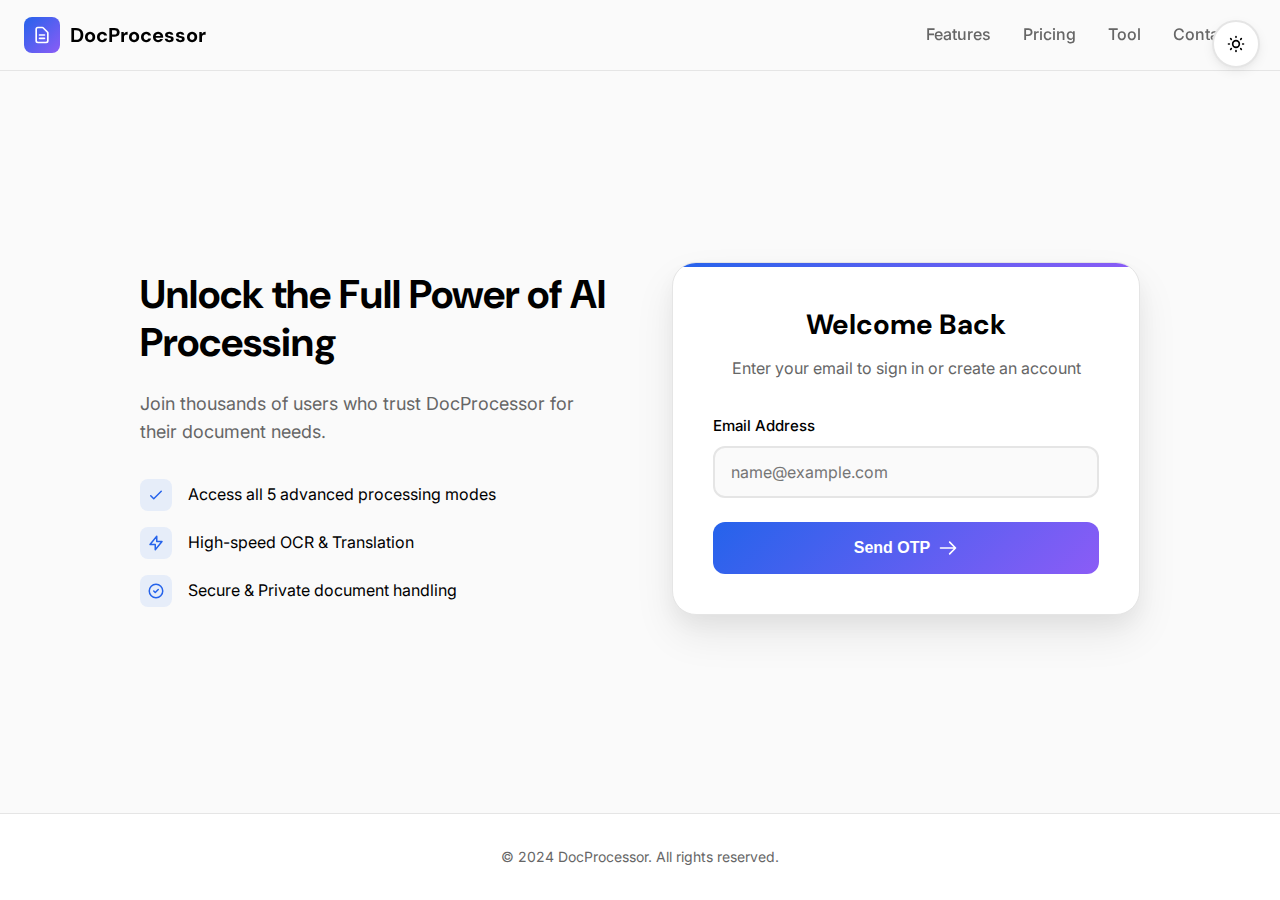
<file: AAS_CLONE/templates/login.html>
<!DOCTYPE html>
<html lang="en">

<head>
    <meta charset="UTF-8">
    <meta name="viewport" content="width=device-width, initial-scale=1.0">
    <title>Login - Document Processor</title>
    <link rel="preconnect" href="https://fonts.googleapis.com">
    <link rel="stylesheet" href="../static/css/login.css">
    <link rel="preconnect" href="https://fonts.gstatic.com" crossorigin>
</head>

<link
    href="https://fonts.googleapis.com/css2?family=Inter:wght@300;400;500;600;700&family=DM+Sans:wght@400;500;600;700&display=swap"
    rel="stylesheet">


<body>
    <header class="header">
        <div class="header-container">
            <a href="/" class="logo">
                <div class="logo-icon">
                    <svg fill="none" viewBox="0 0 24 24" stroke="currentColor" stroke-width="2">
                        <path stroke-linecap="round" stroke-linejoin="round"
                            d="M9 12h6m-6 4h6m2 5H7a2 2 0 01-2-2V5a2 2 0 012-2h5.586a1 1 0 01.707.293l5.414 5.414a1 1 0 01.293.707V19a2 2 0 01-2 2z">
                        </path>
                    </svg>
                </div>
                <span>DocProcessor</span>
            </a>
            <nav>
                <ul class="nav-menu">
                    <li><a href="features" class="nav-link">Features</a></li>
                    <li><a href="pricing" class="nav-link">Pricing</a></li>
                    <li><a href="tool" class="nav-link">Tool</a></li>
                    <li><a href="contactus" class="nav-link">Contact us</a></li>
                </ul>
            </nav>
            <button class="mobile-toggle" aria-label="Menu">
                <svg fill="none" viewBox="0 0 24 24" stroke="currentColor">
                    <path stroke-linecap="round" stroke-linejoin="round" stroke-width="2" d="M4 6h16M4 12h16M4 18h16">
                    </path>
                </svg>
            </button>
        </div>
    </header>

    <button class="theme-toggle" id="themeToggle" title="Toggle Theme">
        <svg class="moon-icon" fill="none" viewBox="0 0 24 24" stroke="currentColor">
            <path stroke-linecap="round" stroke-linejoin="round" stroke-width="2"
                d="M20.354 15.354A9 9 0 018.646 3.646 9.003 9.003 0 0012 21a9.003 9.003 0 008.354-5.646z"></path>
        </svg>
        <svg class="sun-icon" fill="none" viewBox="0 0 24 24" stroke="currentColor">
            <path stroke-linecap="round" stroke-linejoin="round" stroke-width="2"
                d="M12 3v1m0 16v1m9-9h-1M4 12H3m15.364 6.364l-.707-.707M6.343 6.343l-.707-.707m12.728 0l-.707.707M6.343 17.657l-.707.707M16 12a4 4 0 11-8 0 4 4 0 018 0z">
            </path>
        </svg>
    </button>

    <main class="main-content">
        <div class="login-container">
            <!-- Left Side: Features -->
            <div class="features-side">
                <h1 class="features-title">Unlock the Full Power of <span>AI Processing</span></h1>
                <p class="features-desc">Join thousands of users who trust DocProcessor for their document needs.</p>
                <ul class="feature-list">
                    <li class="feature-item">
                        <div class="feature-icon">
                            <svg fill="none" viewBox="0 0 24 24" stroke="currentColor">
                                <path stroke-linecap="round" stroke-linejoin="round" stroke-width="2"
                                    d="M5 13l4 4L19 7"></path>
                            </svg>
                        </div>
                        Access all 5 advanced processing modes
                    </li>
                    <li class="feature-item">
                        <div class="feature-icon">
                            <svg fill="none" viewBox="0 0 24 24" stroke="currentColor">
                                <path stroke-linecap="round" stroke-linejoin="round" stroke-width="2"
                                    d="M13 10V3L4 14h7v7l9-11h-7z"></path>
                            </svg>
                        </div>
                        High-speed OCR & Translation
                    </li>
                    <li class="feature-item">
                        <div class="feature-icon">
                            <svg fill="none" viewBox="0 0 24 24" stroke="currentColor">
                                <path stroke-linecap="round" stroke-linejoin="round" stroke-width="2"
                                    d="M9 12l2 2 4-4m6 2a9 9 0 11-18 0 9 9 0 0118 0z"></path>
                            </svg>
                        </div>
                        Secure & Private document handling
                    </li>
                </ul>
            </div>

            <!-- Right Side: Login Form -->
            <div class="login-card">
                <div class="login-header">
                    <h2>Welcome Back</h2>
                    <p>Enter your email to sign in or create an account</p>
                </div>

                <div id="alertBox" class="alert"></div>

                <!-- Step 1: Email -->
                <div id="emailSection">
                    <div class="form-group">
                        <label class="form-label" for="email">Email Address</label>
                        <input type="email" id="email" class="form-control" placeholder="name@example.com" required>
                    </div>
                    <button id="sendOtpBtn" class="btn-primary">
                        Send OTP
                        <svg fill="none" viewBox="0 0 24 24" stroke="currentColor" width="20">
                            <path stroke-linecap="round" stroke-linejoin="round" stroke-width="2"
                                d="M14 5l7 7m0 0l-7 7m7-7H3"></path>
                        </svg>
                    </button>
                </div>

                <!-- Step 2: OTP -->
                <div id="otpSection" class="otp-section">
                    <div class="form-group">
                        <label class="form-label" for="otp">Enter Verification Code</label>
                        <input type="text" id="otp" class="form-control" placeholder="Enter 6-digit code" maxlength="6"
                            style="letter-spacing: 0.2em; text-align: center; font-size: 1.25rem;">
                    </div>
                    <button id="verifyOtpBtn" class="btn-primary">
                        Verify & Login
                        <svg fill="none" viewBox="0 0 24 24" stroke="currentColor" width="20">
                            <path stroke-linecap="round" stroke-linejoin="round" stroke-width="2"
                                d="M9 12l2 2 4-4m6 2a9 9 0 11-18 0 9 9 0 0118 0z"></path>
                        </svg>
                    </button>
                    <div class="resend-link" id="resendBtn">Resend Code</div>
                    <div class="resend-link" id="changeEmailBtn" style="color: var(--gray);">Change Email</div>
                </div>
            </div>
        </div>
    </main>

    <footer class="footer">
        <div class="container">
            <p>© 2024 DocProcessor. All rights reserved.</p>
        </div>
    </footer>
    <script src="../static/js/login.js"></script>
</body>

</html>
</file>
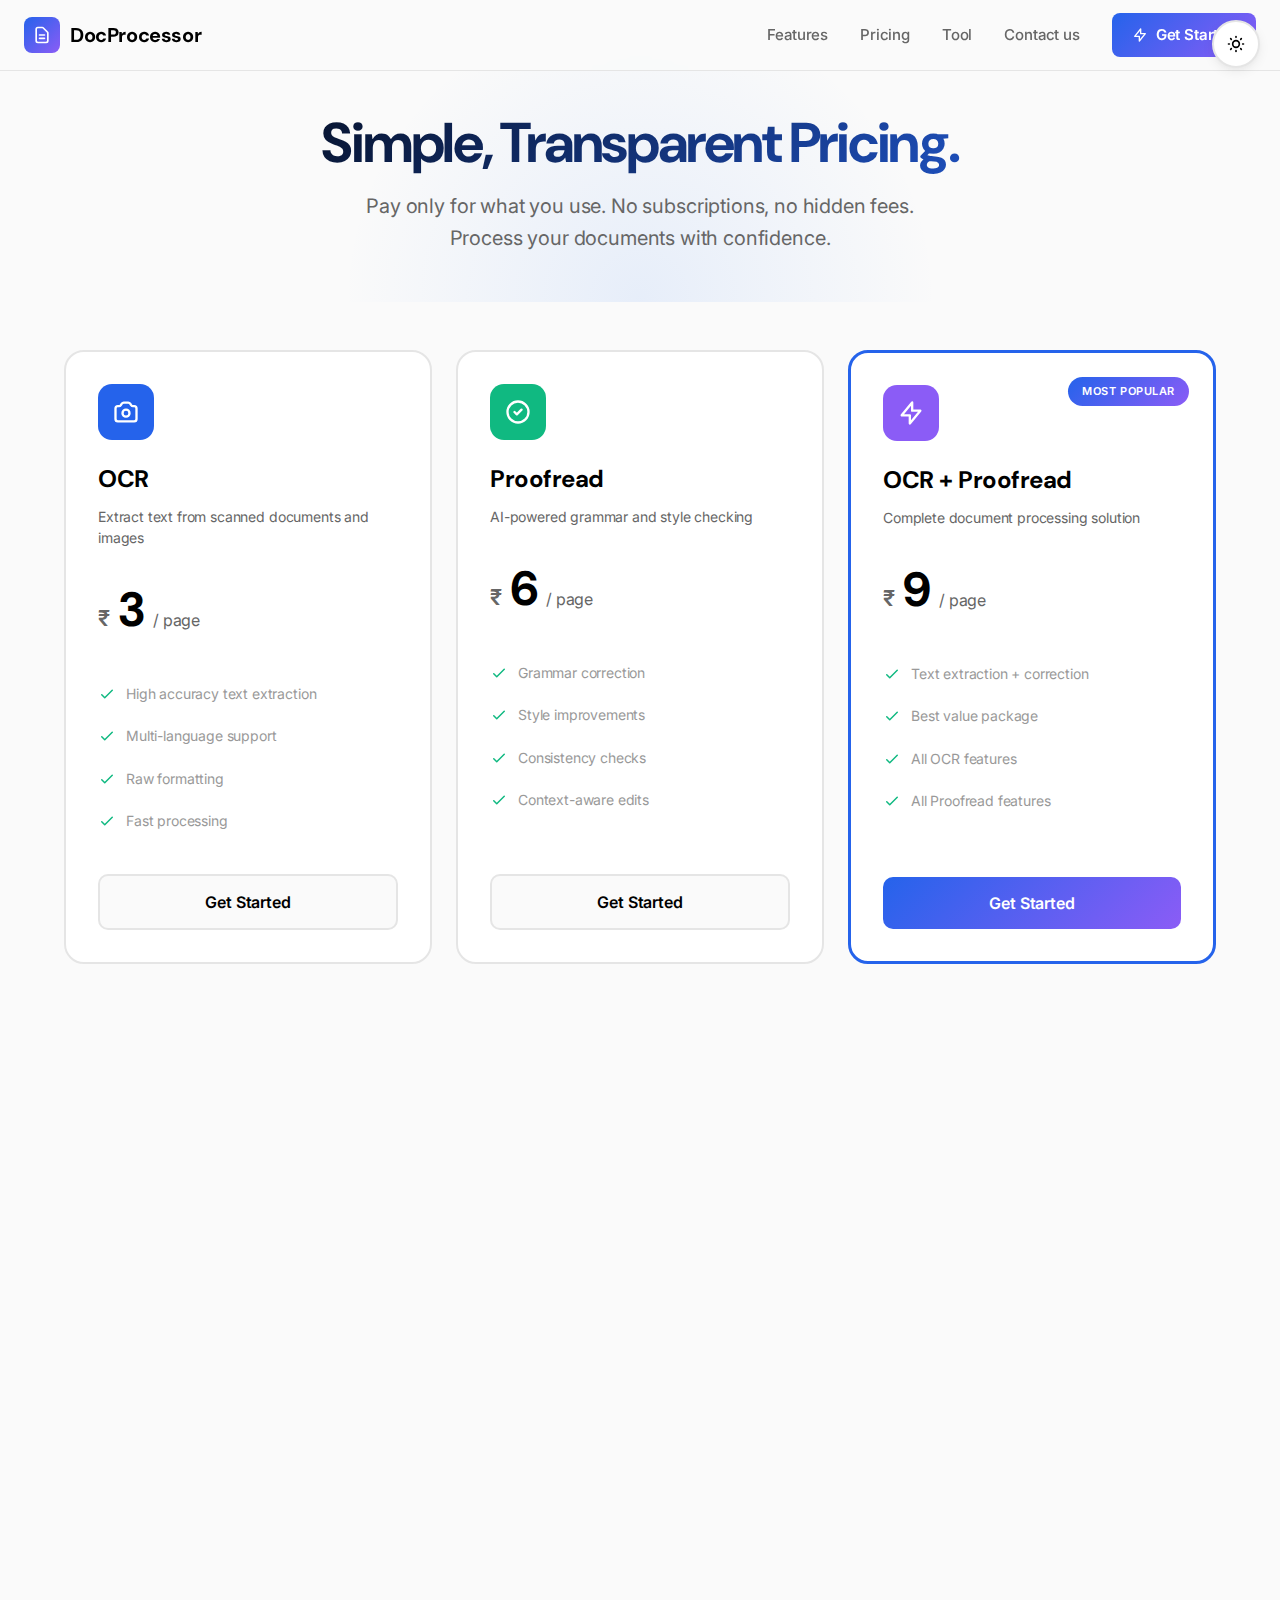
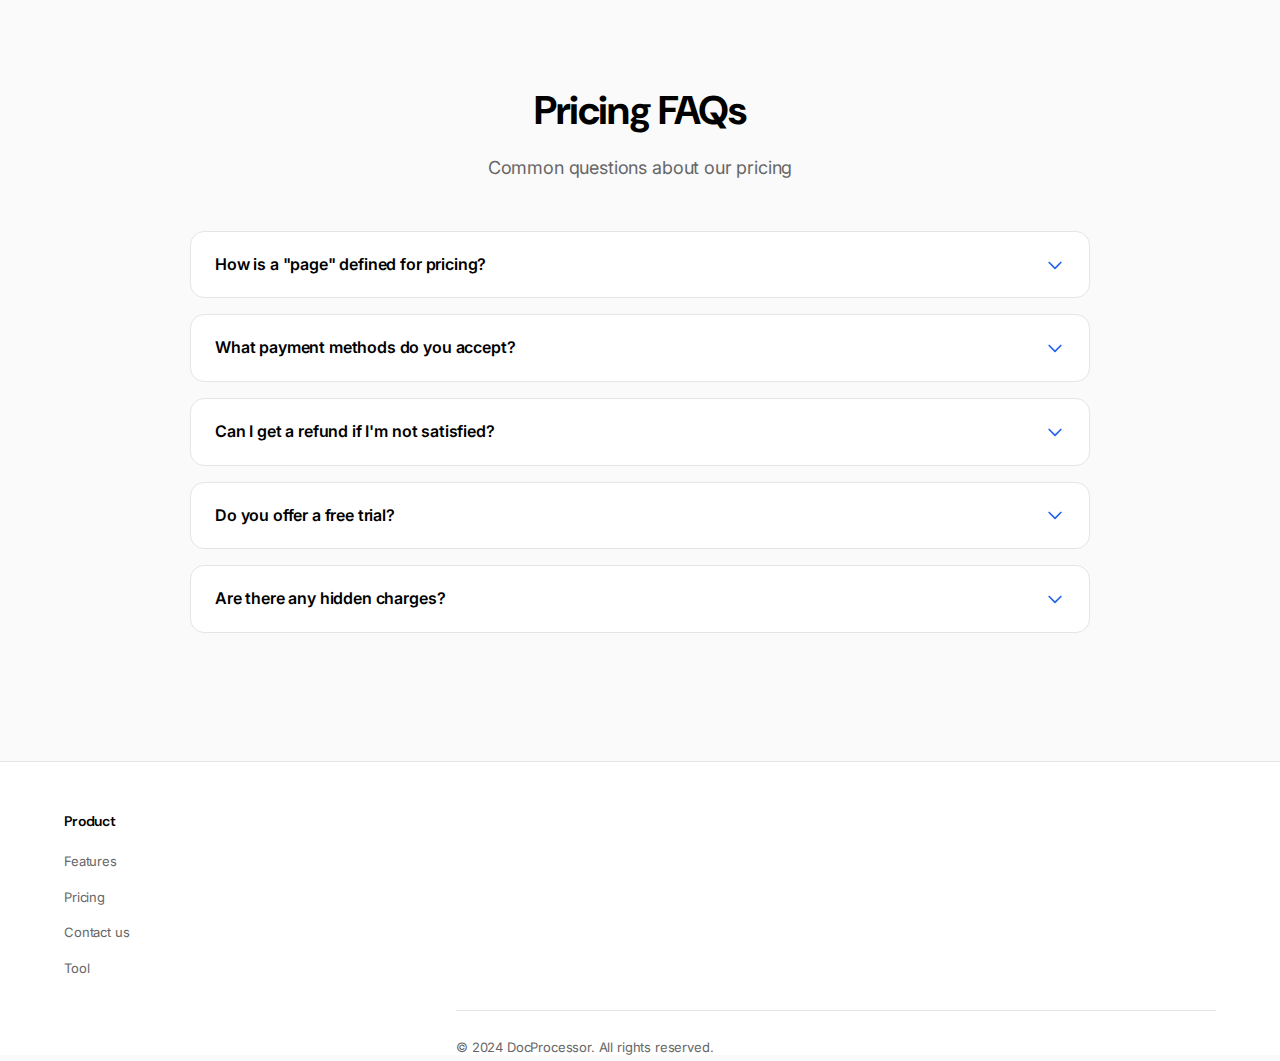
<file: AAS_CLONE/templates/pricing.html>
<!DOCTYPE html>
<html lang="en">
<head>
    <meta charset="UTF-8">
    <meta name="viewport" content="width=device-width, initial-scale=1.0">
    <title>Pricing - Document Processor</title>
    <link rel="preconnect" href="https://fonts.googleapis.com">
    <link rel="preconnect" href="https://fonts.gstatic.com" crossorigin>
    <link rel="stylesheet" href="../static/css/pricing.css">
    <link href="https://fonts.googleapis.com/css2?family=Inter:wght@300;400;500;600;700&family=DM+Sans:wght@400;500;600;700&display=swap" rel="stylesheet">
    
</head>
<body>
    <header class="header">
        <div class="header-container">
            <a href="/" class="logo">
                <div class="logo-icon">
                    <svg fill="none" viewBox="0 0 24 24" stroke="currentColor" stroke-width="2">
                        <path stroke-linecap="round" stroke-linejoin="round" d="M9 12h6m-6 4h6m2 5H7a2 2 0 01-2-2V5a2 2 0 012-2h5.586a1 1 0 01.707.293l5.414 5.414a1 1 0 01.293.707V19a2 2 0 01-2 2z" />
                    </svg>
                </div>
                <span>DocProcessor</span>
            </a>

            <nav>
                <ul class="nav-menu" id="navMenu">
                    <li><a href="features" class="nav-link">Features</a></li>
                    <li><a href="pricing" class="nav-link">Pricing</a></li>
                    <li><a href="tool" class="nav-link">Tool</a></li>
                    <li <a href="contactus" class="nav-link">Contact us</a></li>
                    <li class="nav-cta">
                        <a href="tool" class="btn-primary">
                            <svg fill="none" viewBox="0 0 24 24" stroke="currentColor" stroke-width="2">
                                <path stroke-linecap="round" stroke-linejoin="round" d="M13 10V3L4 14h7v7l9-11h-7z" />
                            </svg>
                            Get Started
                        </a>
                    </li>
                </ul>
            </nav>

            <button class="mobile-toggle" id="mobileToggle" aria-label="Toggle menu">
                <svg class="menu-icon" fill="none" viewBox="0 0 24 24" stroke="currentColor" stroke-width="2">
                    <path stroke-linecap="round" stroke-linejoin="round" d="M4 6h16M4 12h16M4 18h16" />
                </svg>
            </button>
        </div>
    </header>

    <button class="theme-toggle" id="themeToggle" title="Toggle Theme">
        <svg class="moon-icon" fill="none" viewBox="0 0 24 24" stroke="currentColor">
            <path stroke-linecap="round" stroke-linejoin="round" stroke-width="2" d="M20.354 15.354A9 9 0 018.646 3.646 9.003 9.003 0 0012 21a9.003 9.003 0 008.354-5.646z" />
        </svg>
        <svg class="sun-icon" fill="none" viewBox="0 0 24 24" stroke="currentColor">
            <path stroke-linecap="round" stroke-linejoin="round" stroke-width="2" d="M12 3v1m0 16v1m9-9h-1M4 12H3m15.364 6.364l-.707-.707M6.343 6.343l-.707-.707m12.728 0l-.707.707M6.343 17.657l-.707.707M16 12a4 4 0 11-8 0 4 4 0 018 0z" />
        </svg>
    </button>

    <div class="container">
        <section class="hero">
            <h1>Simple, Transparent Pricing.</h1>
            <p>Pay only for what you use. No subscriptions, no hidden fees. Process your documents with confidence.</p>
        </section>

        <div class="pricing-grid">
            <div class="pricing-card">
                <div class="pricing-icon">
                    <svg fill="none" viewBox="0 0 24 24" stroke="currentColor" stroke-width="2">
                        <path stroke-linecap="round" stroke-linejoin="round" d="M3 9a2 2 0 012-2h.93a2 2 0 001.664-.89l.812-1.22A2 2 0 0110.07 4h3.86a2 2 0 011.664.89l.812 1.22A2 2 0 0018.07 7H19a2 2 0 012 2v9a2 2 0 01-2 2H5a2 2 0 01-2-2V9z" />
                        <path stroke-linecap="round" stroke-linejoin="round" d="M15 13a3 3 0 11-6 0 3 3 0 016 0z" />
                    </svg>
                </div>
                <h3 class="pricing-title">OCR</h3>
                <p class="pricing-description">Extract text from scanned documents and images</p>
                <div class="pricing-price">
                    <span class="price-currency">₹</span>
                    <span class="price-amount">3</span>
                    <span class="price-period">/ page</span>
                </div>
                <ul class="pricing-features">
                    <li>
                        <svg fill="none" viewBox="0 0 24 24" stroke="currentColor" stroke-width="2">
                            <path stroke-linecap="round" stroke-linejoin="round" d="M5 13l4 4L19 7" />
                        </svg>
                        <span>High accuracy text extraction</span>
                    </li>
                    <li>
                        <svg fill="none" viewBox="0 0 24 24" stroke="currentColor" stroke-width="2">
                            <path stroke-linecap="round" stroke-linejoin="round" d="M5 13l4 4L19 7" />
                        </svg>
                        <span>Multi-language support</span>
                    </li>
                    <li>
                        <svg fill="none" viewBox="0 0 24 24" stroke="currentColor" stroke-width="2">
                            <path stroke-linecap="round" stroke-linejoin="round" d="M5 13l4 4L19 7" />
                        </svg>
                        <span>Raw formatting</span>
                    </li>
                    <li>
                        <svg fill="none" viewBox="0 0 24 24" stroke="currentColor" stroke-width="2">
                            <path stroke-linecap="round" stroke-linejoin="round" d="M5 13l4 4L19 7" />
                        </svg>
                        <span>Fast processing</span>
                    </li>
                </ul>
                <button class="pricing-btn">Get Started</button>
            </div>

            <div class="pricing-card">
                <div class="pricing-icon">
                    <svg fill="none" viewBox="0 0 24 24" stroke="currentColor" stroke-width="2">
                        <path stroke-linecap="round" stroke-linejoin="round" d="M9 12l2 2 4-4m6 2a9 9 0 11-18 0 9 9 0 0118 0z" />
                    </svg>
                </div>
                <h3 class="pricing-title">Proofread</h3>
                <p class="pricing-description">AI-powered grammar and style checking</p>
                <div class="pricing-price">
                    <span class="price-currency">₹</span>
                    <span class="price-amount">6</span>
                    <span class="price-period">/ page</span>
                </div>
                <ul class="pricing-features">
                    <li>
                        <svg fill="none" viewBox="0 0 24 24" stroke="currentColor" stroke-width="2">
                            <path stroke-linecap="round" stroke-linejoin="round" d="M5 13l4 4L19 7" />
                        </svg>
                        <span>Grammar correction</span>
                    </li>
                    <li>
                        <svg fill="none" viewBox="0 0 24 24" stroke="currentColor" stroke-width="2">
                            <path stroke-linecap="round" stroke-linejoin="round" d="M5 13l4 4L19 7" />
                        </svg>
                        <span>Style improvements</span>
                    </li>
                    <li>
                        <svg fill="none" viewBox="0 0 24 24" stroke="currentColor" stroke-width="2">
                            <path stroke-linecap="round" stroke-linejoin="round" d="M5 13l4 4L19 7" />
                        </svg>
                        <span>Consistency checks</span>
                    </li>
                    <li>
                        <svg fill="none" viewBox="0 0 24 24" stroke="currentColor" stroke-width="2">
                            <path stroke-linecap="round" stroke-linejoin="round" d="M5 13l4 4L19 7" />
                        </svg>
                        <span>Context-aware edits</span>
                    </li>
                </ul>
                <button class="pricing-btn">Get Started</button>
            </div>

            <div class="pricing-card featured">
                <span class="pricing-badge">Most Popular</span>
                <div class="pricing-icon">
                    <svg fill="none" viewBox="0 0 24 24" stroke="currentColor" stroke-width="2">
                        <path stroke-linecap="round" stroke-linejoin="round" d="M13 10V3L4 14h7v7l9-11h-7z" />
                    </svg>
                </div>
                <h3 class="pricing-title">OCR + Proofread</h3>
                <p class="pricing-description">Complete document processing solution</p>
                <div class="pricing-price">
                    <span class="price-currency">₹</span>
                    <span class="price-amount">9</span>
                    <span class="price-period">/ page</span>
                </div>
                <ul class="pricing-features">
                    <li>
                        <svg fill="none" viewBox="0 0 24 24" stroke="currentColor" stroke-width="2">
                            <path stroke-linecap="round" stroke-linejoin="round" d="M5 13l4 4L19 7" />
                        </svg>
                        <span>Text extraction + correction</span>
                    </li>
                    <li>
                        <svg fill="none" viewBox="0 0 24 24" stroke="currentColor" stroke-width="2">
                            <path stroke-linecap="round" stroke-linejoin="round" d="M5 13l4 4L19 7" />
                        </svg>
                        <span>Best value package</span>
                    </li>
                    <li>
                        <svg fill="none" viewBox="0 0 24 24" stroke="currentColor" stroke-width="2">
                            <path stroke-linecap="round" stroke-linejoin="round" d="M5 13l4 4L19 7" />
                        </svg>
                        <span>All OCR features</span>
                    </li>
                    <li>
                        <svg fill="none" viewBox="0 0 24 24" stroke="currentColor" stroke-width="2">
                            <path stroke-linecap="round" stroke-linejoin="round" d="M5 13l4 4L19 7" />
                        </svg>
                        <span>All Proofread features</span>
                    </li>
                </ul>
                <button class="pricing-btn">Get Started</button>
            </div>

            <div class="pricing-card">
                <div class="pricing-icon">
                    <svg fill="none" viewBox="0 0 24 24" stroke="currentColor" stroke-width="2">
                        <path stroke-linecap="round" stroke-linejoin="round" d="M3 5h12M9 3v2m1.048 9.5A18.022 18.022 0 016.412 9m6.088 9h7M11 21l5-10 5 10M12.751 5C11.783 10.77 8.07 15.61 3 18.129" />
                    </svg>
                </div>
                <h3 class="pricing-title">OCR + Translation</h3>
                <p class="pricing-description">Extract and translate in one go</p>
                <div class="pricing-price">
                    <span class="price-currency">₹</span>
                    <span class="price-amount">9</span>
                    <span class="price-period">/ page</span>
                </div>
                <ul class="pricing-features">
                    <li>
                        <svg fill="none" viewBox="0 0 24 24" stroke="currentColor" stroke-width="2">
                            <path stroke-linecap="round" stroke-linejoin="round" d="M5 13l4 4L19 7" />
                        </svg>
                        <span>OCR + Translation combo</span>
                    </li>
                    <li>
                        <svg fill="none" viewBox="0 0 24 24" stroke="currentColor" stroke-width="2">
                            <path stroke-linecap="round" stroke-linejoin="round" d="M5 13l4 4L19 7" />
                        </svg>
                        <span>Multiple language pairs</span>
                    </li>
                    <li>
                        <svg fill="none" viewBox="0 0 24 24" stroke="currentColor" stroke-width="2">
                            <path stroke-linecap="round" stroke-linejoin="round" d="M5 13l4 4L19 7" />
                        </svg>
                        <span>Natural translations</span>
                    </li>
                    <li>
                        <svg fill="none" viewBox="0 0 24 24" stroke="currentColor" stroke-width="2">
                            <path stroke-linecap="round" stroke-linejoin="round" d="M5 13l4 4L19 7" />
                        </svg>
                        <span>Time-saving solution</span>
                    </li>
                </ul>
                <button class="pricing-btn">Get Started</button>
            </div>

            <div class="pricing-card">
                <div class="pricing-icon">
                    <svg fill="none" viewBox="0 0 24 24" stroke="currentColor" stroke-width="2">
                        <path stroke-linecap="round" stroke-linejoin="round" d="M21 12a9 9 0 01-9 9m9-9a9 9 0 00-9-9m9 9H3m9 9a9 9 0 01-9-9m9 9c1.657 0 3-4.03 3-9s-1.343-9-3-9m0 18c-1.657 0-3-4.03-3-9s1.343-9 3-9m-9 9a9 9 0 019-9" />
                    </svg>
                </div>
                <h3 class="pricing-title">Translation</h3>
                <p class="pricing-description">Professional document translation</p>
                <div class="pricing-price">
                    <span class="price-currency">₹</span>
                    <span class="price-amount">6</span>
                    <span class="price-period">/ page</span>
                </div>
                <ul class="pricing-features">
                    <li>
                        <svg fill="none" viewBox="0 0 24 24" stroke="currentColor" stroke-width="2">
                            <path stroke-linecap="round" stroke-linejoin="round" d="M5 13l4 4L19 7" />
                        </svg>
                        <span>AI-powered translation</span>
                    </li>
                    <li>
                        <svg fill="none" viewBox="0 0 24 24" stroke="currentColor" stroke-width="2">
                            <path stroke-linecap="round" stroke-linejoin="round" d="M5 13l4 4L19 7" />
                        </svg>
                        <span>Context-aware results</span>
                    </li>
                    <li>
                        <svg fill="none" viewBox="0 0 24 24" stroke="currentColor" stroke-width="2">
                            <path stroke-linecap="round" stroke-linejoin="round" d="M5 13l4 4L19 7" />
                        </svg>
                        <span>Hindi, Gujarati, English</span>
                    </li>
                    <li>
                        <svg fill="none" viewBox="0 0 24 24" stroke="currentColor" stroke-width="2">
                            <path stroke-linecap="round" stroke-linejoin="round" d="M5 13l4 4L19 7" />
                        </svg>
                        <span>Preserves formatting</span>
                    </li>
                </ul>
                <button class="pricing-btn">Get Started</button>
            </div>
        </div>

        <section class="faq-section">
            <div class="section-header">
                <h2 class="section-title">Pricing FAQs</h2>
                <p class="section-subtitle">Common questions about our pricing</p>
            </div>

            <div class="faq-list">
                <div class="faq-item">
                    <div class="faq-question">
                        <span>How is a "page" defined for pricing?</span>
                        <svg class="faq-icon" fill="none" viewBox="0 0 24 24" stroke="currentColor" stroke-width="2">
                            <path stroke-linecap="round" stroke-linejoin="round" d="M19 9l-7 7-7-7" />
                        </svg>
                    </div>
                    <div class="faq-answer">
                        <p>A page is counted as one standard A4-sized page or equivalent. For documents with non-standard sizes, we calculate based on your document meta data.</p>
                    </div>
                </div>

                <div class="faq-item">
                    <div class="faq-question">
                        <span>What payment methods do you accept?</span>
                        <svg class="faq-icon" fill="none" viewBox="0 0 24 24" stroke="currentColor" stroke-width="2">
                            <path stroke-linecap="round" stroke-linejoin="round" d="M19 9l-7 7-7-7" />
                        </svg>
                    </div>
                    <div class="faq-answer">
                        <p>We accept all major credit/debit cards, UPI, net banking, and digital wallets. All payments are processed securely through our payment gateway.</p>
                    </div>
                </div>

                <div class="faq-item">
                    <div class="faq-question">
                        <span>Can I get a refund if I'm not satisfied?</span>
                        <svg class="faq-icon" fill="none" viewBox="0 0 24 24" stroke="currentColor" stroke-width="2">
                            <path stroke-linecap="round" stroke-linejoin="round" d="M19 9l-7 7-7-7" />
                        </svg>
                    </div>
                    <div class="faq-answer">
                        <p>No, we don't refund payments. If not satisfied you may write us at someone@gmail.com. Our team will review your case and get back to you within 72 hours.</p>
                    </div>
                </div>

                <div class="faq-item">
                    <div class="faq-question">
                        <span>Do you offer a free trial?</span>
                        <svg class="faq-icon" fill="none" viewBox="0 0 24 24" stroke="currentColor" stroke-width="2">
                            <path stroke-linecap="round" stroke-linejoin="round" d="M19 9l-7 7-7-7" />
                        </svg>
                    </div>
                    <div class="faq-answer">
                        <p>New users get their three pages processed free to test our service quality. No credit card required for the trial.</p>
                    </div>
                </div>

                <div class="faq-item">
                    <div class="faq-question">
                        <span>Are there any hidden charges?</span>
                        <svg class="faq-icon" fill="none" viewBox="0 0 24 24" stroke="currentColor" stroke-width="2">
                            <path stroke-linecap="round" stroke-linejoin="round" d="M19 9l-7 7-7-7" />
                        </svg>
                    </div>
                    <div class="faq-answer">
                        <p>No hidden charges. The price you see is the price you pay. We believe in transparent pricing with no surprises.</p>
                    </div>
                </div>
            </div>
        </section>
    </div>

    <footer class="footer">
        <div class="container">
            <div class="footer-content">
                <div class="footer-section">
                    <h4>Product</h4>
                    <ul>
                        <li><a href="features">Features</a></li>
                        <li><a href="pricing">Pricing</a></li>
                        <li><a href="contactus">Contact us</a></li>
                        <li><a href="tool">Tool</a></li>
                    </ul>
                </div>


            <div class="footer-bottom">
                <p>&copy; 2024 DocProcessor. All rights reserved.</p>
            </div>
        </div>
    </footer>
    <script src="../static/js/pricing.js"></script>

</body>
</html>
</file>
<file: AAS_CLONE/static/css/contactus.css>
* {
            margin: 0;
            padding: 0;
            box-sizing: border-box;
        }

        :root {
            --primary: #ffffff;
            --primary-light: #e5e5e5;
            --secondary: #1a1a1a;
            --accent-blue: #3b82f6;
            --accent-green: #10b981;
            --accent-purple: #a78bfa;
            --accent-amber: #fbbf24;
            --accent-red: #f87171;
            --gray: #a1a1aa;
            --gray-light: #71717a;
            --light: #ffffff;
            --border: #27272a;
            --background: #0a0a0a;
            --card-bg: #18181b;
            --shadow-sm: 0 1px 3px rgba(0,0,0,0.3);
            --shadow-md: 0 4px 12px rgba(0,0,0,0.4);
            --shadow-lg: 0 20px 40px rgba(0,0,0,0.5);
            --shadow-xl: 0 25px 50px rgba(0,0,0,0.6);
        }

        [data-theme="light"] {
            --primary: #000000;
            --primary-light: #1a1a1a;
            --secondary: #ffffff;
            --accent-blue: #2563eb;
            --accent-green: #10b981;
            --accent-purple: #8b5cf6;
            --accent-amber: #f59e0b;
            --accent-red: #ef4444;
            --gray: #666666;
            --gray-light: #999999;
            --border: #e5e5e5;
            --background: #fafafa;
            --card-bg: #ffffff;
            --shadow-sm: 0 1px 3px rgba(0,0,0,0.04);
            --shadow-md: 0 4px 12px rgba(0,0,0,0.06);
            --shadow-lg: 0 20px 40px rgba(0,0,0,0.08);
            --shadow-xl: 0 25px 50px rgba(0,0,0,0.12);
        }

        body {
            font-family: 'Inter', -apple-system, BlinkMacSystemFont, 'Segoe UI', sans-serif;
            background: var(--background);
            min-height: 100vh;
            color: var(--primary);
            line-height: 1.6;
            transition: background 0.3s ease, color 0.3s ease;
        }

        .header {
            position: fixed;
            top: 0;
            left: 0;
            right: 0;
            z-index: 100;
            background: rgba(10, 10, 10, 0.9);
            backdrop-filter: blur(12px);
            border-bottom: 1px solid var(--border);
        }

        [data-theme="light"] .header {
            background: rgba(250, 250, 250, 0.9);
        }

        .header-container {
            max-width: 1400px;
            margin: 0 auto;
            padding: 0 1rem;
            display: flex;
            align-items: center;
            justify-content: space-between;
            height: 70px;
        }

        .logo {
            display: flex;
            align-items: center;
            gap: 0.625rem;
            text-decoration: none;
            color: var(--primary);
            font-family: 'DM Sans', sans-serif;
            font-size: 1.125rem;
            font-weight: 700;
            z-index: 101;
        }

        .logo-icon {
            width: 36px;
            height: 36px;
            border-radius: 8px;
            background: linear-gradient(135deg, var(--accent-blue), var(--accent-purple));
            display: flex;
            align-items: center;
            justify-content: center;
        }

        .logo-icon svg {
            width: 20px;
            height: 20px;
            color: white;
        }

        .nav-menu {
            display: flex;
            align-items: center;
            gap: 2rem;
            list-style: none;
        }

        .nav-link {
            color: var(--gray);
            text-decoration: none;
            font-size: 0.9375rem;
            font-weight: 500;
            transition: color 0.2s ease;
        }

        .nav-link:hover {
            color: var(--primary);
        }

        .mobile-menu-btn {
            display: none;
            background: none;
            border: none;
            color: var(--primary);
            cursor: pointer;
            padding: 0.5rem;
            z-index: 101;
        }

        .mobile-menu-btn svg {
            width: 24px;
            height: 24px;
        }

        .container {
            max-width: 1200px;
            margin: 0 auto;
            padding: 0 1rem;
        }

        .theme-toggle {
            position: fixed;
            top: 5.5rem;
            right: 1rem;
            width: 48px;
            height: 48px;
            border-radius: 50%;
            background: var(--card-bg);
            border: 2px solid var(--border);
            color: var(--primary);
            cursor: pointer;
            display: flex;
            align-items: center;
            justify-content: center;
            box-shadow: var(--shadow-md);
            transition: all 0.3s ease;
            z-index: 99;
        }

        .theme-toggle:hover {
            transform: scale(1.1);
            border-color: var(--accent-blue);
        }

        .theme-toggle svg {
            width: 20px;
            height: 20px;
        }

        .theme-toggle .sun-icon { display: none; }
        [data-theme="light"] .theme-toggle .moon-icon { display: none; }
        [data-theme="light"] .theme-toggle .sun-icon { display: block; }

        .hero {
            padding: 8rem 0 4rem;
            text-align: center;
            position: relative;
            overflow: hidden;
        }

        .hero::before {
            content: '';
            position: absolute;
            top: 0;
            left: 50%;
            transform: translateX(-50%);
            width: 600px;
            height: 600px;
            background: radial-gradient(circle, rgba(59, 130, 246, 0.1) 0%, transparent 70%);
            animation: pulse 4s ease-in-out infinite;
        }

        .hero > * { 
            position: relative; 
            z-index: 1; 
        }

        .hero h1 {
            font-family: 'DM Sans', sans-serif;
            font-size: clamp(2.5rem, 6vw, 4.5rem);
            font-weight: 700;
            margin-bottom: 1.5rem;
            line-height: 1.1;
            background: linear-gradient(135deg, var(--primary) 0%, var(--accent-blue) 100%);
            -webkit-background-clip: text;
            -webkit-text-fill-color: transparent;
            background-clip: text;
        }

        .hero p {
            font-size: clamp(1.125rem, 2.5vw, 1.5rem);
            color: var(--gray);
            max-width: 700px;
            margin: 0 auto 3rem;
        }

        .section {
            padding: 3rem 0;
        }

        .contact-grid {
            display: grid;
            grid-template-columns: repeat(auto-fit, minmax(320px, 1fr));
            gap: 2rem;
            max-width: 1000px;
            margin: 0 auto;
        }

        .contact-card {
            background: var(--card-bg);
            padding: 3rem 2.5rem;
            border-radius: 24px;
            border: 2px solid var(--border);
            transition: all 0.3s ease;
            text-align: center;
        }

        .contact-card:hover {
            transform: translateY(-8px);
            box-shadow: var(--shadow-xl);
            border-color: var(--accent-blue);
        }

        .contact-icon {
            width: 80px;
            height: 80px;
            border-radius: 20px;
            background: linear-gradient(135deg, var(--accent-blue), var(--accent-purple));
            display: flex;
            align-items: center;
            justify-content: center;
            margin: 0 auto 2rem;
            color: var(--light);
        }

        .contact-icon svg {
            width: 40px;
            height: 40px;
        }

        .contact-card h3 {
            font-family: 'DM Sans', sans-serif;
            font-size: clamp(1.5rem, 3vw, 2rem);
            font-weight: 700;
            margin-bottom: 1rem;
        }

        .contact-card p {
            color: var(--gray);
            font-size: clamp(0.9375rem, 2vw, 1.125rem);
            line-height: 1.8;
            margin-bottom: 2rem;
        }

        .email-display {
            background: var(--background);
            border: 2px solid var(--border);
            border-radius: 16px;
            padding: 1.25rem 1.5rem;
            display: flex;
            align-items: center;
            justify-content: space-between;
            gap: 1rem;
            transition: all 0.3s ease;
            margin-bottom: 1rem;
        }

        .email-display:hover {
            border-color: var(--accent-blue);
        }

        .email-text {
            font-size: clamp(1rem, 2vw, 1.125rem);
            font-weight: 600;
            color: var(--accent-blue);
            word-break: break-all;
        }

        .copy-btn {
            background: var(--accent-blue);
            border: none;
            border-radius: 10px;
            padding: 0.75rem 1rem;
            color: var(--light);
            cursor: pointer;
            font-weight: 600;
            font-size: 0.875rem;
            transition: all 0.3s ease;
            display: flex;
            align-items: center;
            gap: 0.5rem;
            white-space: nowrap;
            flex-shrink: 0;
        }

        .copy-btn:hover {
            background: var(--accent-purple);
            transform: scale(1.05);
        }

        .copy-btn svg {
            width: 16px;
            height: 16px;
        }

        .copy-btn.copied {
            background: var(--accent-green);
        }

        .mailto-btn {
            display: inline-flex;
            align-items: center;
            gap: 0.75rem;
            padding: 1rem 2rem;
            background: linear-gradient(135deg, var(--accent-blue), var(--accent-purple));
            color: var(--light);
            text-decoration: none;
            border-radius: 12px;
            font-weight: 600;
            font-size: 1rem;
            transition: all 0.3s ease;
            box-shadow: var(--shadow-md);
        }

        .mailto-btn:hover {
            transform: translateY(-2px);
            box-shadow: var(--shadow-xl);
        }

        .mailto-btn svg {
            width: 20px;
            height: 20px;
        }

        .info-cards {
            display: grid;
            grid-template-columns: repeat(auto-fit, minmax(280px, 1fr));
            gap: 1.5rem;
            max-width: 1000px;
            margin: 4rem auto 0;
        }

        .info-card {
            background: var(--card-bg);
            padding: 2rem;
            border-radius: 20px;
            border: 1px solid var(--border);
            display: flex;
            gap: 1.25rem;
            transition: all 0.3s ease;
        }

        .info-card:hover {
            transform: translateY(-4px);
            box-shadow: var(--shadow-lg);
            border-color: var(--accent-green);
        }

        .info-icon {
            width: 48px;
            height: 48px;
            border-radius: 12px;
            background: var(--accent-green);
            display: flex;
            align-items: center;
            justify-content: center;
            color: var(--light);
            flex-shrink: 0;
        }

        .info-card:nth-child(2) .info-icon { background: var(--accent-amber); }
        .info-card:nth-child(3) .info-icon { background: var(--accent-purple); }

        .info-icon svg {
            width: 24px;
            height: 24px;
        }

        .info-content h4 {
            font-weight: 600;
            font-size: clamp(1.125rem, 2vw, 1.25rem);
            margin-bottom: 0.5rem;
        }

        .info-content p {
            color: var(--gray);
            font-size: 0.9375rem;
            line-height: 1.7;
        }

        .footer {
            background: var(--card-bg);
            border-top: 1px solid var(--border);
            padding: 3rem 0 2rem;
            margin-top: 6rem;
        }

        .footer-content {
            display: grid;
            grid-template-columns: repeat(auto-fit, minmax(200px, 1fr));
            gap: 2rem;
            margin-bottom: 2rem;
        }

        .footer-tagline {
            color: var(--gray);
            line-height: 1.7;
            margin-bottom: 2rem;
            font-size: 0.9375rem;
            grid-column: 1 / -1;
        }

        .footer-section h4 {
            font-family: 'DM Sans', sans-serif;
            font-size: 1rem;
            font-weight: 600;
            margin-bottom: 1rem;
        }

        .footer-section ul {
            list-style: none;
            padding: 0;
        }

        .footer-section ul li {
            margin-bottom: 0.75rem;
        }

        .footer-section ul li a {
            color: var(--gray);
            text-decoration: none;
            font-size: 0.875rem;
            transition: all 0.2s ease;
        }

        .footer-section ul li a:hover {
            color: var(--accent-blue);
        }

        .footer-bottom {
            padding-top: 2rem;
            border-top: 1px solid var(--border);
            text-align: center;
        }

        .footer-bottom p {
            color: var(--gray);
            font-size: 0.875rem;
        }

        @keyframes pulse {
            0%, 100% { opacity: 1; }
            50% { opacity: 0.5; }
        }

        /* Mobile Optimizations */
        @media (max-width: 768px) {
            .nav-menu {
                position: fixed;
                top: 70px;
                left: 0;
                right: 0;
                background: var(--card-bg);
                flex-direction: column;
                padding: 1.5rem;
                gap: 1rem;
                border-bottom: 1px solid var(--border);
                box-shadow: var(--shadow-lg);
                transform: translateY(-100%);
                opacity: 0;
                transition: transform 0.3s ease, opacity 0.3s ease;
                pointer-events: none;
            }

            .nav-menu.active {
                transform: translateY(0);
                opacity: 1;
                pointer-events: all;
            }

            .mobile-menu-btn {
                display: block;
            }

            .hero {
                padding: 6rem 0 3rem;
            }

            .section {
                padding: 2rem 0;
            }

            .contact-grid {
                grid-template-columns: 1fr;
                gap: 1.5rem;
            }

            .contact-card {
                padding: 2rem 1.5rem;
            }

            .email-display {
                flex-direction: column;
                align-items: stretch;
            }

            .copy-btn {
                justify-content: center;
            }

            .info-cards {
                grid-template-columns: 1fr;
                gap: 1rem;
                margin-top: 3rem;
            }

            .info-card {
                padding: 1.5rem;
            }

            .theme-toggle {
                top: 4.5rem;
                width: 44px;
                height: 44px;
            }

            .footer-content {
                grid-template-columns: 1fr;
                gap: 1.5rem;
            }
        }

        @media (max-width: 480px) {
            .header-container {
                padding: 0 0.75rem;
            }

            .container {
                padding: 0 0.75rem;
            }

            .logo {
                font-size: 1rem;
            }

            .logo-icon {
                width: 32px;
                height: 32px;
            }

            .contact-icon {
                width: 64px;
                height: 64px;
            }

            .contact-icon svg {
                width: 32px;
                height: 32px;
            }
        }
</file>
<file: AAS_CLONE/static/css/pricing.css>
* {
            margin: 0;
            padding: 0;
            box-sizing: border-box;
        }

        :root {
            --primary: #ffffff;
            --primary-light: #e5e5e5;
            --secondary: #1a1a1a;
            --accent-blue: #3b82f6;
            --accent-green: #10b981;
            --accent-purple: #a78bfa;
            --accent-amber: #fbbf24;
            --accent-red: #f87171;
            --accent-cyan: #06b6d4;
            --gray: #a1a1aa;
            --gray-light: #71717a;
            --light: #ffffff;
            --border: #27272a;
            --background: #0a0a0a;
            --card-bg: #18181b;
            --shadow-sm: 0 1px 3px rgba(0,0,0,0.3);
            --shadow-md: 0 4px 12px rgba(0,0,0,0.4), 0 2px 6px rgba(0,0,0,0.3);
            --shadow-lg: 0 20px 40px rgba(0,0,0,0.5), 0 10px 20px rgba(0,0,0,0.4);
            --shadow-xl: 0 25px 50px rgba(0,0,0,0.6), 0 15px 30px rgba(0,0,0,0.5);
            --ease-smooth: cubic-bezier(0.4, 0, 0.2, 1);
        }

        [data-theme="light"] {
            --primary: #000000;
            --primary-light: #1a1a1a;
            --secondary: #ffffff;
            --accent-blue: #2563eb;
            --accent-green: #10b981;
            --accent-purple: #8b5cf6;
            --accent-amber: #f59e0b;
            --accent-red: #ef4444;
            --accent-cyan: #0891b2;
            --gray: #666666;
            --gray-light: #999999;
            --light: #ffffff;
            --border: #e5e5e5;
            --background: #fafafa;
            --card-bg: #ffffff;
            --shadow-sm: 0 1px 3px rgba(0,0,0,0.04);
            --shadow-md: 0 4px 12px rgba(0,0,0,0.06), 0 2px 6px rgba(0,0,0,0.03);
            --shadow-lg: 0 20px 40px rgba(0,0,0,0.08), 0 10px 20px rgba(0,0,0,0.04);
            --shadow-xl: 0 25px 50px rgba(0,0,0,0.12), 0 15px 30px rgba(0,0,0,0.06);
        }

        body {
            font-family: 'Inter', -apple-system, BlinkMacSystemFont, 'Segoe UI', Roboto, sans-serif;
            background: var(--background);
            min-height: 100vh;
            color: var(--primary);
            letter-spacing: -0.01em;
            line-height: 1.6;
            transition: background 0.3s var(--ease-smooth), color 0.3s var(--ease-smooth);
        }

        .container {
            max-width: 1200px;
            margin: 0 auto;
            padding: 0 1.5rem;
        }

        /* Header */
        .header {
            position: fixed;
            top: 0;
            left: 0;
            right: 0;
            z-index: 100;
            background: rgba(10, 10, 10, 0.9);
            backdrop-filter: blur(12px);
            border-bottom: 1px solid var(--border);
            transition: all 0.3s var(--ease-smooth);
        }

        [data-theme="light"] .header {
            background: rgba(250, 250, 250, 0.9);
        }

        .header-container {
            max-width: 1400px;
            margin: 0 auto;
            padding: 0 1.5rem;
            display: flex;
            align-items: center;
            justify-content: space-between;
            height: 70px;
        }

        .logo {
            display: flex;
            align-items: center;
            gap: 0.625rem;
            text-decoration: none;
            color: var(--primary);
            font-family: 'DM Sans', sans-serif;
            font-size: 1.25rem;
            font-weight: 700;
            letter-spacing: -0.02em;
            transition: transform 0.3s ease;
        }

        .logo:hover {
            transform: scale(1.05);
        }

        .logo-icon {
            width: 36px;
            height: 36px;
            border-radius: 8px;
            background: linear-gradient(135deg, var(--accent-blue), var(--accent-purple));
            display: flex;
            align-items: center;
            justify-content: center;
            flex-shrink: 0;
        }

        .logo-icon svg {
            width: 20px;
            height: 20px;
            color: white;
        }

        .nav-menu {
            display: flex;
            align-items: center;
            gap: 2rem;
            list-style: none;
        }

        .nav-link {
            color: var(--gray);
            text-decoration: none;
            font-size: 0.9375rem;
            font-weight: 500;
            transition: color 0.2s ease;
            position: relative;
            white-space: nowrap;
        }

        .nav-link::after {
            content: '';
            position: absolute;
            bottom: -8px;
            left: 0;
            width: 0;
            height: 2px;
            background: linear-gradient(90deg, var(--accent-blue), var(--accent-purple));
            transition: width 0.3s ease;
        }

        .nav-link:hover {
            color: var(--primary);
        }

        .nav-link:hover::after {
            width: 100%;
        }

        .nav-cta {
            display: flex;
            align-items: center;
        }

        .btn-primary {
            padding: 0.625rem 1.25rem;
            border-radius: 8px;
            font-size: 0.9375rem;
            font-weight: 600;
            cursor: pointer;
            transition: all 0.3s var(--ease-smooth);
            text-decoration: none;
            background: linear-gradient(135deg, var(--accent-blue), var(--accent-purple));
            color: var(--light);
            border: none;
            display: flex;
            align-items: center;
            gap: 0.5rem;
            white-space: nowrap;
        }

        .btn-primary:hover {
            transform: translateY(-2px);
            box-shadow: var(--shadow-md);
        }

        .btn-primary svg {
            width: 16px;
            height: 16px;
        }

        .mobile-toggle {
            display: none;
            width: 40px;
            height: 40px;
            border: none;
            background: none;
            color: var(--primary);
            cursor: pointer;
            padding: 0;
        }

        .mobile-toggle svg {
            width: 24px;
            height: 24px;
        }

        .theme-toggle {
            position: fixed;
            top: 1.25rem;
            right: 1.25rem;
            width: 48px;
            height: 48px;
            border-radius: 50%;
            background: var(--card-bg);
            border: 2px solid var(--border);
            color: var(--primary);
            cursor: pointer;
            display: flex;
            align-items: center;
            justify-content: center;
            box-shadow: var(--shadow-md);
            transition: all 0.3s var(--ease-smooth);
            z-index: 101;
        }

        .theme-toggle:hover {
            transform: scale(1.1) rotate(15deg);
            box-shadow: var(--shadow-lg);
            border-color: var(--accent-blue);
        }

        .theme-toggle svg {
            width: 20px;
            height: 20px;
        }

        .theme-toggle .sun-icon { display: none; }
        [data-theme="light"] .theme-toggle .moon-icon { display: none; }
        [data-theme="light"] .theme-toggle .sun-icon { display: block; }

        /* Hero Section */
        .hero {
            padding: 7rem 0 3rem;
            text-align: center;
            position: relative;
            overflow: hidden;
        }

        .hero::before {
            content: '';
            position: absolute;
            top: 0;
            left: 50%;
            transform: translateX(-50%);
            width: 600px;
            height: 600px;
            background: radial-gradient(circle, rgba(59, 130, 246, 0.1) 0%, transparent 70%);
            animation: pulse 4s ease-in-out infinite;
        }

        .hero > * { position: relative; z-index: 1; }

        .hero h1 {
            font-family: 'DM Sans', 'Inter', sans-serif;
            font-size: clamp(2rem, 5vw, 3.5rem);
            font-weight: 700;
            margin-bottom: 1rem;
            letter-spacing: -0.04em;
            line-height: 1.1;
            background: linear-gradient(135deg, var(--primary) 0%, var(--accent-blue) 100%);
            -webkit-background-clip: text;
            -webkit-text-fill-color: transparent;
            background-clip: text;
            animation: fadeInUp 0.8s var(--ease-smooth);
        }

        .hero p {
            font-size: clamp(1rem, 2vw, 1.25rem);
            color: var(--gray);
            max-width: 600px;
            margin: 0 auto;
            animation: fadeInUp 0.8s var(--ease-smooth) 0.2s backwards;
        }

        /* Pricing Grid */
        .pricing-grid {
            display: grid;
            grid-template-columns: repeat(auto-fit, minmax(280px, 1fr));
            gap: 1.5rem;
            padding: 3rem 0;
            max-width: 1400px;
            margin: 0 auto;
        }

        .pricing-card {
            background: var(--card-bg);
            border: 2px solid var(--border);
            border-radius: 20px;
            padding: 2rem;
            transition: all 0.4s var(--ease-smooth);
            position: relative;
            overflow: hidden;
            display: flex;
            flex-direction: column;
        }

        .pricing-card::before {
            content: '';
            position: absolute;
            top: 0;
            left: 0;
            width: 100%;
            height: 100%;
            background: linear-gradient(135deg, rgba(59, 130, 246, 0.05) 0%, transparent 100%);
            opacity: 0;
            transition: opacity 0.4s ease;
        }

        .pricing-card:hover {
            transform: translateY(-8px);
            box-shadow: var(--shadow-xl);
            border-color: var(--accent-blue);
        }

        .pricing-card:hover::before {
            opacity: 1;
        }

        .pricing-card.featured {
            border-color: var(--accent-blue);
            border-width: 3px;
        }

        .pricing-card.featured .pricing-badge {
            display: block;
        }

        .pricing-card > * {
            position: relative;
            z-index: 1;
        }

        .pricing-badge {
            display: none;
            position: absolute;
            top: 1.5rem;
            right: 1.5rem;
            background: linear-gradient(135deg, var(--accent-blue), var(--accent-purple));
            color: var(--light);
            padding: 0.375rem 0.875rem;
            border-radius: 16px;
            font-size: 0.6875rem;
            font-weight: 600;
            text-transform: uppercase;
            letter-spacing: 0.05em;
        }

        .pricing-icon {
            width: 56px;
            height: 56px;
            border-radius: 14px;
            display: flex;
            align-items: center;
            justify-content: center;
            margin-bottom: 1.25rem;
            color: var(--light);
        }

        .pricing-card:nth-child(1) .pricing-icon { background: var(--accent-blue); }
        .pricing-card:nth-child(2) .pricing-icon { background: var(--accent-green); }
        .pricing-card:nth-child(3) .pricing-icon { background: var(--accent-purple); }
        .pricing-card:nth-child(4) .pricing-icon { background: var(--accent-amber); }
        .pricing-card:nth-child(5) .pricing-icon { background: var(--accent-cyan); }

        .pricing-icon svg {
            width: 28px;
            height: 28px;
        }

        .pricing-title {
            font-family: 'DM Sans', 'Inter', sans-serif;
            font-size: 1.5rem;
            font-weight: 700;
            margin-bottom: 0.5rem;
            letter-spacing: -0.02em;
        }

        .pricing-description {
            color: var(--gray);
            margin-bottom: 1.5rem;
            font-size: 0.875rem;
            line-height: 1.5;
        }

        .pricing-price {
            margin-bottom: 1.5rem;
        }

        .price-amount {
            font-family: 'DM Sans', 'Inter', sans-serif;
            font-size: 3rem;
            font-weight: 700;
            letter-spacing: -0.03em;
        }

        .price-currency {
            font-size: 1.375rem;
            font-weight: 600;
            color: var(--gray);
            margin-right: 0.25rem;
        }

        .price-period {
            color: var(--gray);
            font-size: 1rem;
            margin-left: 0.375rem;
        }

        .pricing-features {
            list-style: none;
            padding: 0;
            margin-bottom: 2rem;
            flex-grow: 1;
        }

        .pricing-features li {
            display: flex;
            align-items: flex-start;
            gap: 0.625rem;
            padding: 0.625rem 0;
            color: var(--gray-light);
            font-size: 0.875rem;
        }

        .pricing-features li svg {
            width: 18px;
            height: 18px;
            color: var(--accent-green);
            flex-shrink: 0;
            margin-top: 2px;
        }

        .pricing-btn {
            width: 100%;
            padding: 1rem 1.5rem;
            border: none;
            border-radius: 10px;
            font-size: 1rem;
            font-weight: 600;
            cursor: pointer;
            transition: all 0.3s var(--ease-smooth);
            font-family: 'Inter', sans-serif;
            letter-spacing: -0.01em;
            background: var(--background);
            color: var(--primary);
            border: 2px solid var(--border);
            margin-top: auto;
        }

        .pricing-btn:hover {
            transform: translateY(-2px);
            box-shadow: var(--shadow-md);
            border-color: var(--accent-blue);
        }

        .pricing-card.featured .pricing-btn {
            background: linear-gradient(135deg, var(--accent-blue), var(--accent-purple));
            color: var(--light);
            border: none;
        }

        .pricing-card.featured .pricing-btn:hover {
            box-shadow: var(--shadow-lg);
            transform: translateY(-4px) scale(1.02);
        }

        /* FAQ Section */
        .faq-section {
            padding: 3rem 0;
            max-width: 900px;
            margin: 0 auto;
        }

        .section-header {
            text-align: center;
            margin-bottom: 3rem;
        }

        .section-title {
            font-family: 'DM Sans', 'Inter', sans-serif;
            font-size: clamp(1.75rem, 4vw, 2.5rem);
            font-weight: 700;
            margin-bottom: 0.75rem;
            letter-spacing: -0.03em;
        }

        .section-subtitle {
            font-size: clamp(0.9375rem, 2vw, 1.125rem);
            color: var(--gray);
        }

        .faq-list {
            margin-top: 2rem;
        }

        .faq-item {
            background: var(--card-bg);
            border: 1px solid var(--border);
            border-radius: 14px;
            margin-bottom: 1rem;
            overflow: hidden;
            transition: all 0.3s var(--ease-smooth);
        }

        .faq-item.active {
            border-color: var(--accent-blue);
            box-shadow: var(--shadow-md);
        }

        .faq-question {
            padding: 1.25rem 1.5rem;
            cursor: pointer;
            display: flex;
            justify-content: space-between;
            align-items: center;
            gap: 1rem;
            font-weight: 600;
            font-size: 1rem;
            transition: all 0.2s ease;
        }

        .faq-question:hover {
            background: var(--background);
        }

        .faq-icon {
            width: 20px;
            height: 20px;
            color: var(--accent-blue);
            transition: transform 0.3s ease;
            flex-shrink: 0;
        }

        .faq-item.active .faq-icon {
            transform: rotate(180deg);
        }

        .faq-answer {
            max-height: 0;
            overflow: hidden;
            transition: max-height 0.4s var(--ease-smooth), padding 0.4s var(--ease-smooth);
        }

        .faq-item.active .faq-answer {
            max-height: 500px;
            padding: 0 1.5rem 1.25rem;
        }

        .faq-answer p {
            color: var(--gray);
            line-height: 1.7;
            font-size: 0.9375rem;
        }

        /* Footer */
        .footer {
            background: var(--card-bg);
            border-top: 1px solid var(--border);
            padding: 3rem 0 1.5rem;
            margin-top: 4rem;
        }

        .footer-content {
            display: grid;
            grid-template-columns: repeat(auto-fit, minmax(150px, 1fr));
            gap: 2rem;
            margin-bottom: 2.5rem;
        }

        .footer-section h4 {
            font-family: 'DM Sans', sans-serif;
            font-size: 0.875rem;
            font-weight: 600;
            margin-bottom: 1rem;
            letter-spacing: -0.01em;
            color: var(--primary);
        }

        .footer-section ul {
            list-style: none;
            padding: 0;
        }

        .footer-section ul li {
            margin-bottom: 0.625rem;
        }

        .footer-section ul li a {
            color: var(--gray);
            text-decoration: none;
            font-size: 0.8125rem;
            transition: color 0.2s ease;
        }

        .footer-section ul li a:hover {
            color: var(--accent-blue);
        }

        .footer-bottom {
            padding-top: 1.5rem;
            margin-top: 200px;
            margin-left: -200px;
            margin-bottom:-70px;
            border-top: 1px solid var(--border);
            display: flex;
            justify-content: space-between;
            align-items: center;
            flex-wrap: wrap;
            gap: 1rem;
        }

        .footer-bottom p {
            color: var(--gray);
            font-size: 0.8125rem;
            margin: 0;
        }

        .footer-badge {
            color: var(--gray);
            font-size: 0.8125rem;
            font-weight: 500;
        }

        /* Animations */
        @keyframes fadeInUp {
            from {
                opacity: 0;
                transform: translateY(30px);
            }
            to {
                opacity: 1;
                transform: translateY(0);
            }
        }

        @keyframes pulse {
            0%, 100% { opacity: 1; }
            50% { opacity: 0.5; }
        }

        /* Mobile Responsive */
        @media (max-width: 768px) {
            .header-container {
                height: 60px;
                padding: 0 1rem;
            }

            .logo {
                font-size: 1.125rem;
            }

            .logo-icon {
                width: 32px;
                height: 32px;
            }

            .logo-icon svg {
                width: 18px;
                height: 18px;
            }

            .nav-menu {
                position: fixed;
                top: 60px;
                left: 0;
                right: 0;
                background: var(--card-bg);
                border-bottom: 1px solid var(--border);
                flex-direction: column;
                gap: 0;
                padding: 0;
                transform: translateY(-100%);
                opacity: 0;
                visibility: hidden;
                transition: all 0.3s var(--ease-smooth);
                box-shadow: var(--shadow-lg);
            }

            .nav-menu.active {
                transform: translateY(0);
                opacity: 1;
                visibility: visible;
            }

            .nav-menu li {
                width: 100%;
            }

            .nav-link {
                display: block;
                padding: 1rem 1.5rem;
                width: 100%;
            }

            .nav-link::after {
                bottom: 0;
            }

            .nav-cta {
                width: 100%;
                padding: 1rem 1.5rem;
            }

            .btn-primary {
                width: 100%;
                justify-content: center;
            }

            .mobile-toggle {
                display: block;
            }

            .theme-toggle {
                top: 0.875rem;
                right: 4rem;
                width: 44px;
                height: 44px;
            }

            .hero {
                padding: 5rem 0 2.5rem;
            }

            .container {
                padding: 0 1rem;
            }

            .pricing-grid {
                grid-template-columns: 1fr;
                gap: 1.25rem;
                padding: 2rem 0;
            }

            .pricing-card {
                padding: 1.75rem;
            }

            .pricing-badge {
                font-size: 0.625rem;
                padding: 0.3125rem 0.75rem;
                top: 1.25rem;
                right: 1.25rem;
            }

            .price-amount {
                font-size: 2.5rem;
            }

            .faq-section {
                padding: 2.5rem 0;
            }

            .section-header {
                margin-bottom: 2rem;
            }

            .faq-question {
                padding: 1rem 1.25rem;
                font-size: 0.9375rem;
            }

            .faq-item.active .faq-answer {
                padding: 0 1.25rem 1rem;
            }

            .footer {
                padding: 2.5rem 0 1.25rem;
                margin-top: 3rem;
            }

            .footer-content {
                grid-template-columns: repeat(2, 1fr);
                gap: 1.5rem;
                margin-bottom: 2rem;
            }

            .footer-bottom {
                flex-direction: column;
                align-items: flex-start;
            }
        }

        @media (max-width: 480px) {
            .pricing-grid {
                grid-template-columns: 1fr;
            }

            .pricing-card {
                padding: 1.5rem;
            }

            .pricing-title {
                font-size: 1.375rem;
            }

            .price-amount {
                font-size: 2.25rem;
            }

            .footer-content {
                grid-template-columns: 1fr;
            }
        }
</file>
<file: AAS_CLONE/static/css/login.css>
/* Core Variables & Reset */
    * {
        margin: 0;
        padding: 0;
        box-sizing: border-box;
    }

    :root {
        --primary: #ffffff;
        --primary-light: #e5e5e5;
        --secondary: #1a1a1a;
        --accent-blue: #3b82f6;
        --accent-green: #10b981;
        --accent-purple: #a78bfa;
        --accent-amber: #fbbf24;
        --accent-red: #f87171;
        --gray: #a1a1aa;
        --gray-light: #71717a;
        --light: #ffffff;
        --border: #27272a;
        --background: #0a0a0a;
        --card-bg: #18181b;
        --shadow-sm: 0 1px 3px rgba(0, 0, 0, 0.3);
        --shadow-md: 0 4px 12px rgba(0, 0, 0, 0.4), 0 2px 6px rgba(0, 0, 0, 0.3);
        --shadow-lg: 0 20px 40px rgba(0, 0, 0, 0.5), 0 10px 20px rgba(0, 0, 0, 0.4);
        --ease-smooth: cubic-bezier(0.4, 0, 0.2, 1);
    }

    [data-theme="light"] {
        --primary: #000000;
        --primary-light: #1a1a1a;
        --secondary: #ffffff;
        --accent-blue: #2563eb;
        --accent-green: #10b981;
        --accent-purple: #8b5cf6;
        --accent-amber: #f59e0b;
        --accent-red: #ef4444;
        --gray: #666666;
        --gray-light: #999999;
        --light: #ffffff;
        --border: #e5e5e5;
        --background: #fafafa;
        --card-bg: #ffffff;
        --shadow-sm: 0 1px 3px rgba(0, 0, 0, 0.04);
        --shadow-md: 0 4px 12px rgba(0, 0, 0, 0.06), 0 2px 6px rgba(0, 0, 0, 0.03);
        --shadow-lg: 0 20px 40px rgba(0, 0, 0, 0.08), 0 10px 20px rgba(0, 0, 0, 0.04);
    }

    body {
        font-family: 'Inter', sans-serif;
        background: var(--background);
        color: var(--primary);
        min-height: 100vh;
        line-height: 1.6;
        transition: background 0.3s var(--ease-smooth), color 0.3s var(--ease-smooth);
        display: flex;
        flex-direction: column;
    }

    /* Header */
    .header {
        position: fixed;
        top: 0;
        left: 0;
        right: 0;
        z-index: 100;
        background: rgba(10, 10, 10, 0.9);
        backdrop-filter: blur(12px);
        border-bottom: 1px solid var(--border);
    }

    [data-theme="light"] .header {
        background: rgba(250, 250, 250, 0.9);
    }

    .header-container {
        max-width: 1400px;
        margin: 0 auto;
        padding: 0 1.5rem;
        display: flex;
        align-items: center;
        justify-content: space-between;
        height: 70px;
    }

    .logo {
        display: flex;
        align-items: center;
        gap: 0.625rem;
        text-decoration: none;
        color: var(--primary);
        font-family: 'DM Sans', sans-serif;
        font-size: 1.25rem;
        font-weight: 700;
    }

    .logo-icon {
        width: 36px;
        height: 36px;
        border-radius: 8px;
        background: linear-gradient(135deg, var(--accent-blue), var(--accent-purple));
        display: flex;
        align-items: center;
        justify-content: center;
    }

    .logo-icon svg {
        width: 20px;
        height: 20px;
        color: white;
    }

    .nav-menu {
        display: flex;
        gap: 2rem;
        list-style: none;
    }

    .nav-link {
        color: var(--gray);
        text-decoration: none;
        font-weight: 500;
        transition: color 0.2s ease;
    }

    .nav-link:hover {
        color: var(--primary);
    }

    .mobile-toggle {
        display: none;
        background: none;
        border: none;
        color: var(--primary);
        cursor: pointer;
    }

    .mobile-toggle svg {
        width: 24px;
        height: 24px;
    }

    /* Theme Toggle */
    .theme-toggle {
        position: fixed;
        top: 1.25rem;
        right: 1.25rem;
        width: 48px;
        height: 48px;
        border-radius: 50%;
        background: var(--card-bg);
        border: 2px solid var(--border);
        color: var(--primary);
        cursor: pointer;
        display: flex;
        align-items: center;
        justify-content: center;
        box-shadow: var(--shadow-md);
        z-index: 101;
        transition: all 0.3s var(--ease-smooth);
    }

    .theme-toggle:hover {
        transform: scale(1.1) rotate(15deg);
        border-color: var(--accent-blue);
    }

    .theme-toggle svg {
        width: 20px;
        height: 20px;
    }

    .theme-toggle .sun-icon {
        display: none;
    }

    [data-theme="light"] .theme-toggle .moon-icon {
        display: none;
    }

    [data-theme="light"] .theme-toggle .sun-icon {
        display: block;
    }

    /* Main Layout */
    .main-content {
        flex: 1;
        display: flex;
        align-items: center;
        justify-content: center;
        padding: 6rem 1.5rem 2rem;
        position: relative;
        overflow: hidden;
    }

    .login-container {
        display: grid;
        grid-template-columns: 1fr 1fr;
        gap: 4rem;
        max-width: 1000px;
        width: 100%;
        align-items: center;
    }

    /* Left Side - Features */
    .features-side {
        animation: fadeInLeft 0.8s var(--ease-smooth);
    }

    .features-title {
        font-family: 'DM Sans', sans-serif;
        font-size: 2.5rem;
        font-weight: 700;
        margin-bottom: 1.5rem;
        line-height: 1.2;
    }

    .features-title span {
        font-style: linear-gradient(135deg, var(--accent-blue), var(--accent-purple));

    }

    .features-desc {
        color: var(--gray);
        font-size: 1.125rem;
        margin-bottom: 2rem;
    }

    .feature-list {
        list-style: none;
        display: flex;
        flex-direction: column;
        gap: 1rem;
    }

    .feature-item {
        display: flex;
        align-items: center;
        gap: 1rem;
        font-size: 1rem;
        color: var(--primary);
    }

    .feature-icon {
        width: 32px;
        height: 32px;
        border-radius: 8px;
        background: rgba(59, 130, 246, 0.1);
        color: var(--accent-blue);
        display: flex;
        align-items: center;
        justify-content: center;
        flex-shrink: 0;
    }

    .feature-icon svg {
        width: 18px;
        height: 18px;
    }

    /* Right Side - Login Form */
    .login-card {
        background: var(--card-bg);
        border: 1px solid var(--border);
        border-radius: 24px;
        padding: 2.5rem;
        box-shadow: var(--shadow-lg);
        animation: fadeInRight 0.8s var(--ease-smooth);
        position: relative;
        overflow: hidden;
    }

    .login-card::before {
        content: '';
        position: absolute;
        top: 0;
        left: 0;
        right: 0;
        height: 4px;
        background: linear-gradient(90deg, var(--accent-blue), var(--accent-purple));
    }

    .login-header {
        text-align: center;
        margin-bottom: 2rem;
    }

    .login-header h2 {
        font-family: 'DM Sans', sans-serif;
        font-size: 1.75rem;
        font-weight: 700;
        margin-bottom: 0.5rem;
    }

    .login-header p {
        color: var(--gray);
    }

    .form-group {
        margin-bottom: 1.5rem;
    }

    .form-label {
        display: block;
        font-weight: 500;
        margin-bottom: 0.5rem;
        color: var(--primary);
        font-size: 0.9375rem;
    }

    .form-control {
        width: 100%;
        padding: 0.875rem 1rem;
        border: 2px solid var(--border);
        border-radius: 12px;
        background: var(--background);
        color: var(--primary);
        font-family: 'Inter', sans-serif;
        font-size: 1rem;
        transition: all 0.3s ease;
    }

    .form-control:focus {
        outline: none;
        border-color: var(--accent-blue);
        box-shadow: 0 0 0 4px rgba(59, 130, 246, 0.1);
    }

    .btn-primary {
        width: 100%;
        padding: 1rem;
        border: none;
        border-radius: 12px;
        background: linear-gradient(135deg, var(--accent-blue), var(--accent-purple));
        color: white;
        font-weight: 600;
        font-size: 1rem;
        cursor: pointer;
        transition: all 0.3s ease;
        display: flex;
        align-items: center;
        justify-content: center;
        gap: 0.5rem;
    }

    .btn-primary:hover {
        transform: translateY(-2px);
        box-shadow: 0 8px 20px rgba(59, 130, 246, 0.3);
    }

    .btn-primary:disabled {
        opacity: 0.7;
        cursor: not-allowed;
        transform: none;
    }

    .otp-section {
        display: none;
        animation: fadeIn 0.5s ease;
    }

    .otp-section.active {
        display: block;
    }

    .resend-link {
        display: block;
        text-align: center;
        margin-top: 1rem;
        color: var(--accent-blue);
        text-decoration: none;
        font-size: 0.875rem;
        cursor: pointer;
    }

    .resend-link:hover {
        text-decoration: underline;
    }

    .alert {
        padding: 1rem;
        border-radius: 12px;
        margin-bottom: 1.5rem;
        font-size: 0.9375rem;
        display: none;
        animation: slideDown 0.3s ease;
    }

    .alert-error {
        background: rgba(239, 68, 68, 0.1);
        border: 1px solid var(--accent-red);
        color: var(--accent-red);
    }

    .alert-success {
        background: rgba(16, 185, 129, 0.1);
        border: 1px solid var(--accent-green);
        color: var(--accent-green);
    }

    /* Footer */
    .footer {
        background: var(--card-bg);
        border-top: 1px solid var(--border);
        padding: 2rem 0;
        margin-top: auto;
        text-align: center;
    }

    .footer p {
        color: var(--gray);
        font-size: 0.875rem;
    }

    /* Animations */
    @keyframes fadeInLeft {
        from {
            opacity: 0;
            transform: translateX(-30px);
        }

        to {
            opacity: 1;
            transform: translateX(0);
        }
    }

    @keyframes fadeInRight {
        from {
            opacity: 0;
            transform: translateX(30px);
        }

        to {
            opacity: 1;
            transform: translateX(0);
        }
    }

    @keyframes fadeIn {
        from {
            opacity: 0;
        }

        to {
            opacity: 1;
        }
    }

    @keyframes slideDown {
        from {
            opacity: 0;
            transform: translateY(-10px);
        }

        to {
            opacity: 1;
            transform: translateY(0);
        }
    }

    /* Responsive */
    @media (max-width: 900px) {
        .login-container {
            grid-template-columns: 1fr;
            gap: 3rem;
        }

        .features-side {
            text-align: center;
        }

        .feature-list {
            align-items: center;
        }

        .features-title {
            font-size: 2rem;
        }
    }

    @media (max-width: 768px) {
        .nav-menu {
            display: none;
        }

        /* Simplified for mobile login page */
        .mobile-toggle {
            display: block;
        }

        .theme-toggle {
            top: 0.875rem;
            right: 4rem;
            width: 44px;
            height: 44px;
        }

        .login-card {
            padding: 1.5rem;
        }
    }
</file>
